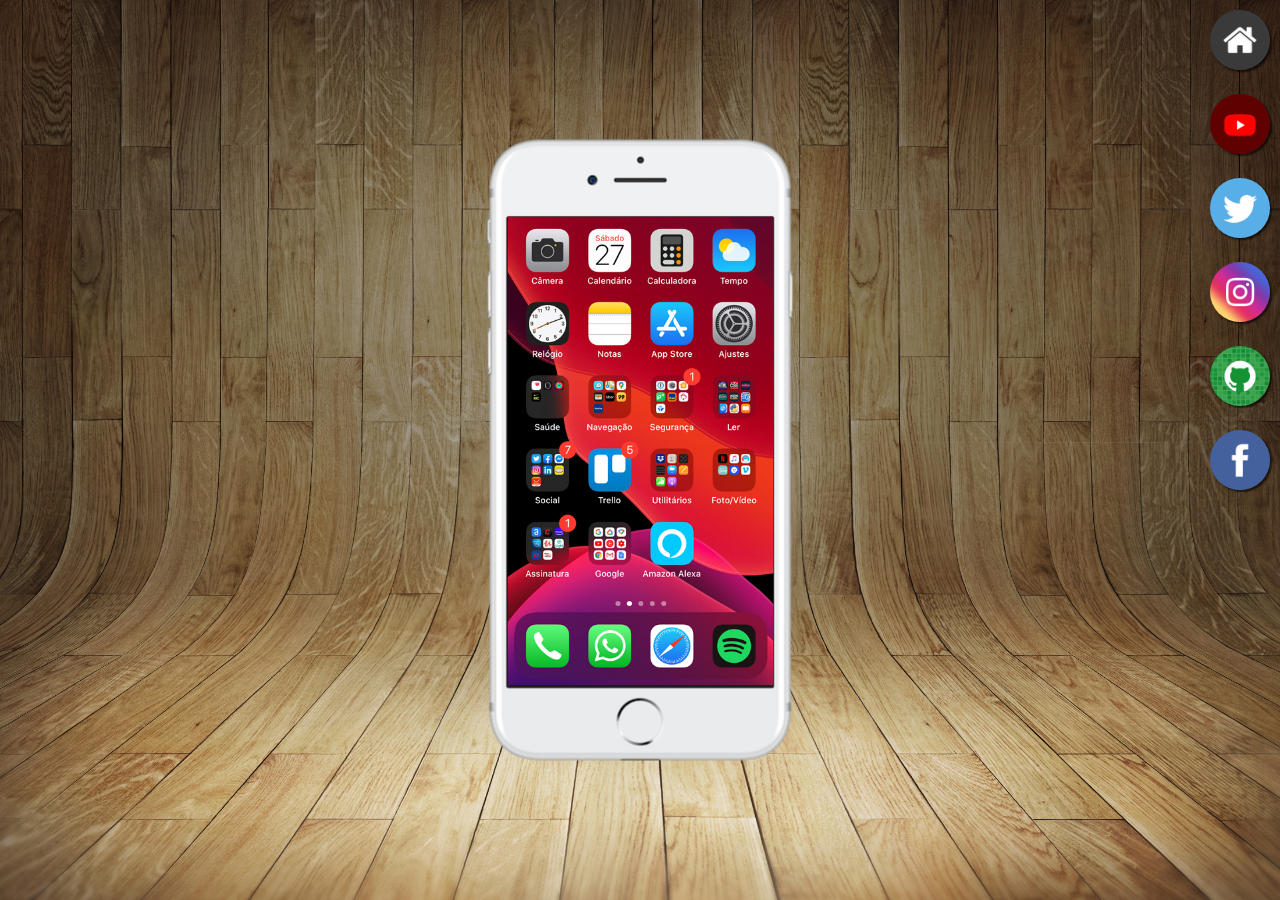
<file: index.html>
<!DOCTYPE html>
<html lang="pt-br">
<head>
    <meta charset="UTF-8">
    <meta name="viewport" content="width=device-width, initial-scale=1.0">
    <link rel="shortcut icon" href="favicon.ico" type="image/x-icon">
    <link rel="stylesheet" href="estilos/style.css">
    <title>Projeto Redes Sociais</title>
</head>
<body>
    <main>
        <section id="telefone">
            <iframe src="home.html" name="tela" frameborder="0" id="tela">
                Navegador não é compativel com isso
            </iframe>
            
        </section>
        <section id="redes-sociais">
            <a href="home.html" target="tela"><img src="imagens/logo-home.jpg" alt="Home"></a> <br>
            <a href="youtube.html" target="tela"><img src="imagens/logo-youtube.jpg" alt="YouTube"></a> <br>
            <a href="twitter.html" target="tela"><img src="imagens/logo-twitter.jpg" alt="Twitter"></a> <br>
            <a href="insta.html" target="tela"><img src="imagens/logo-instagram.jpg" alt="Instagram"></a> <br>
            <a href="git.html" target="tela"><img src="imagens/logo-github.jpg" alt="GitHub"></a> <br>
            <a href="face.html" target="tela"><img src="imagens/logo-facebook.jpg" alt="Facebook"></a> <br>
        </section>
    </main>
</body>
</html>
</file>
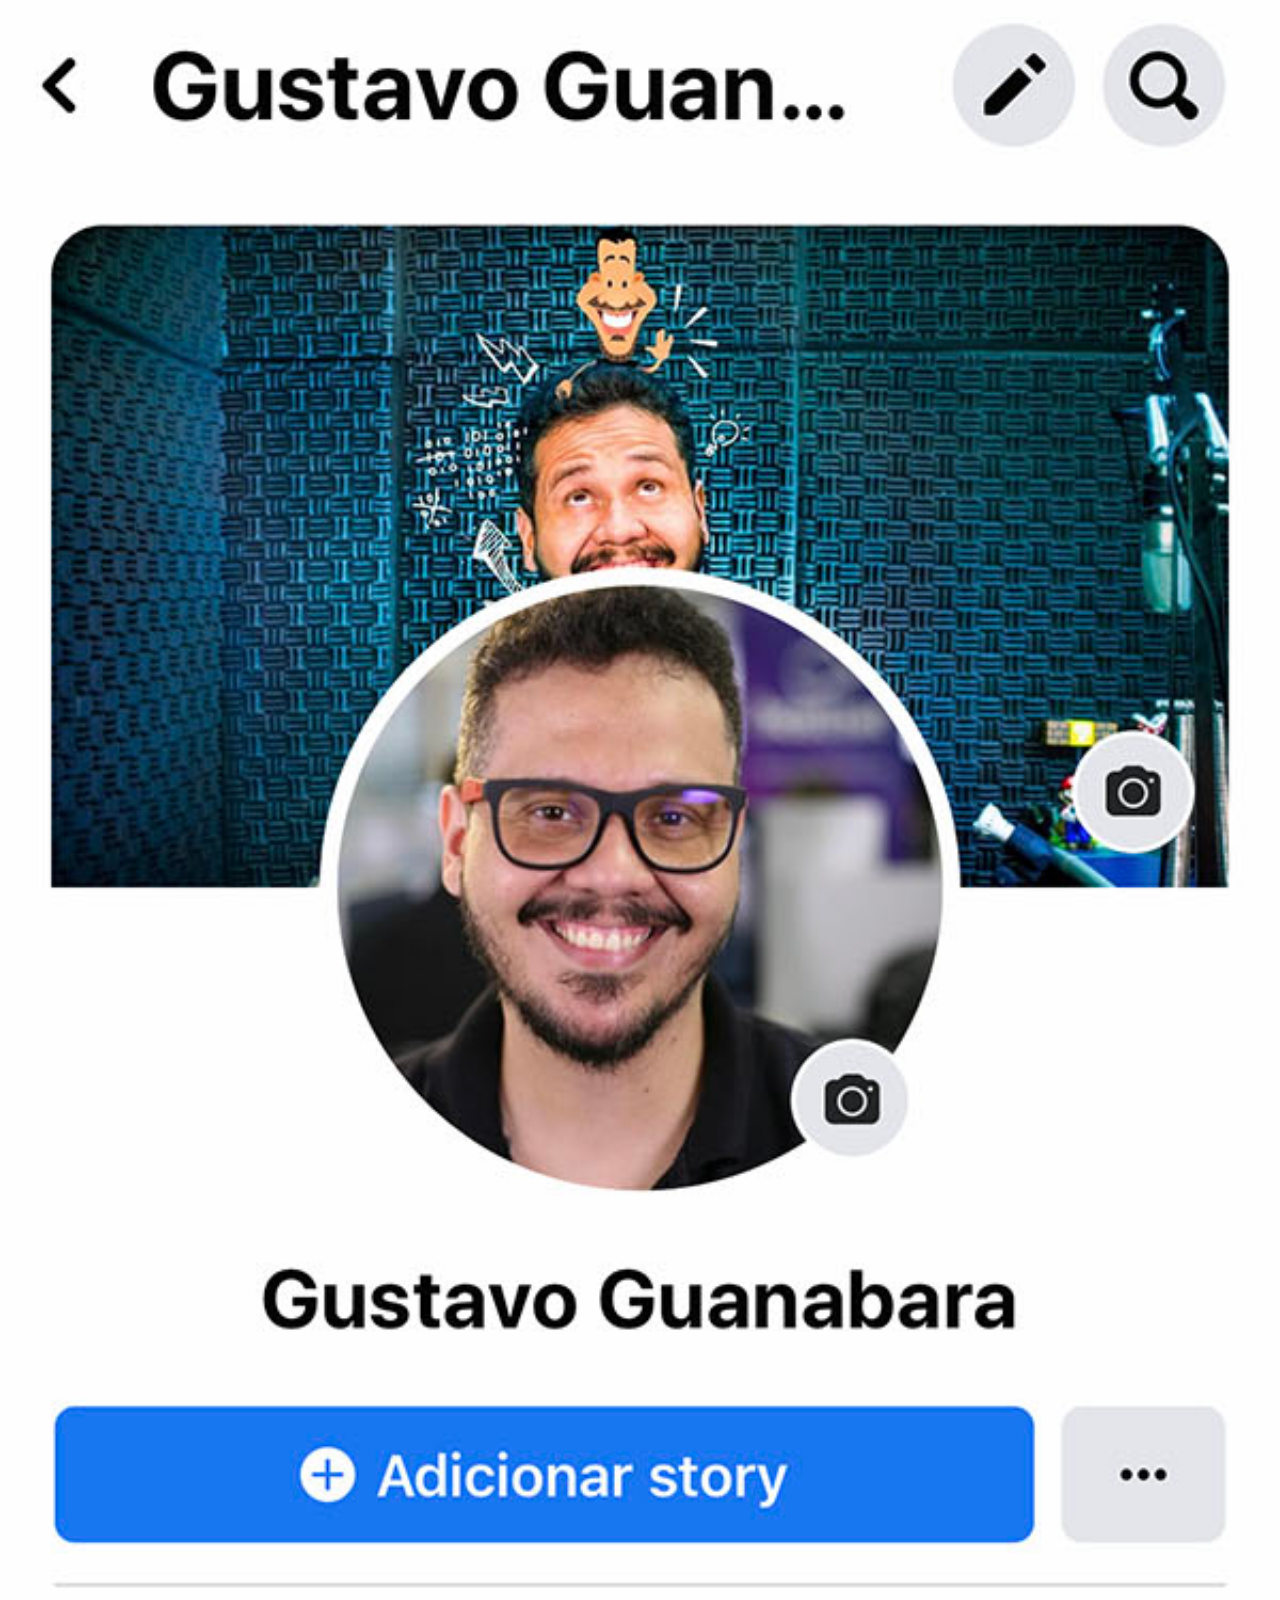
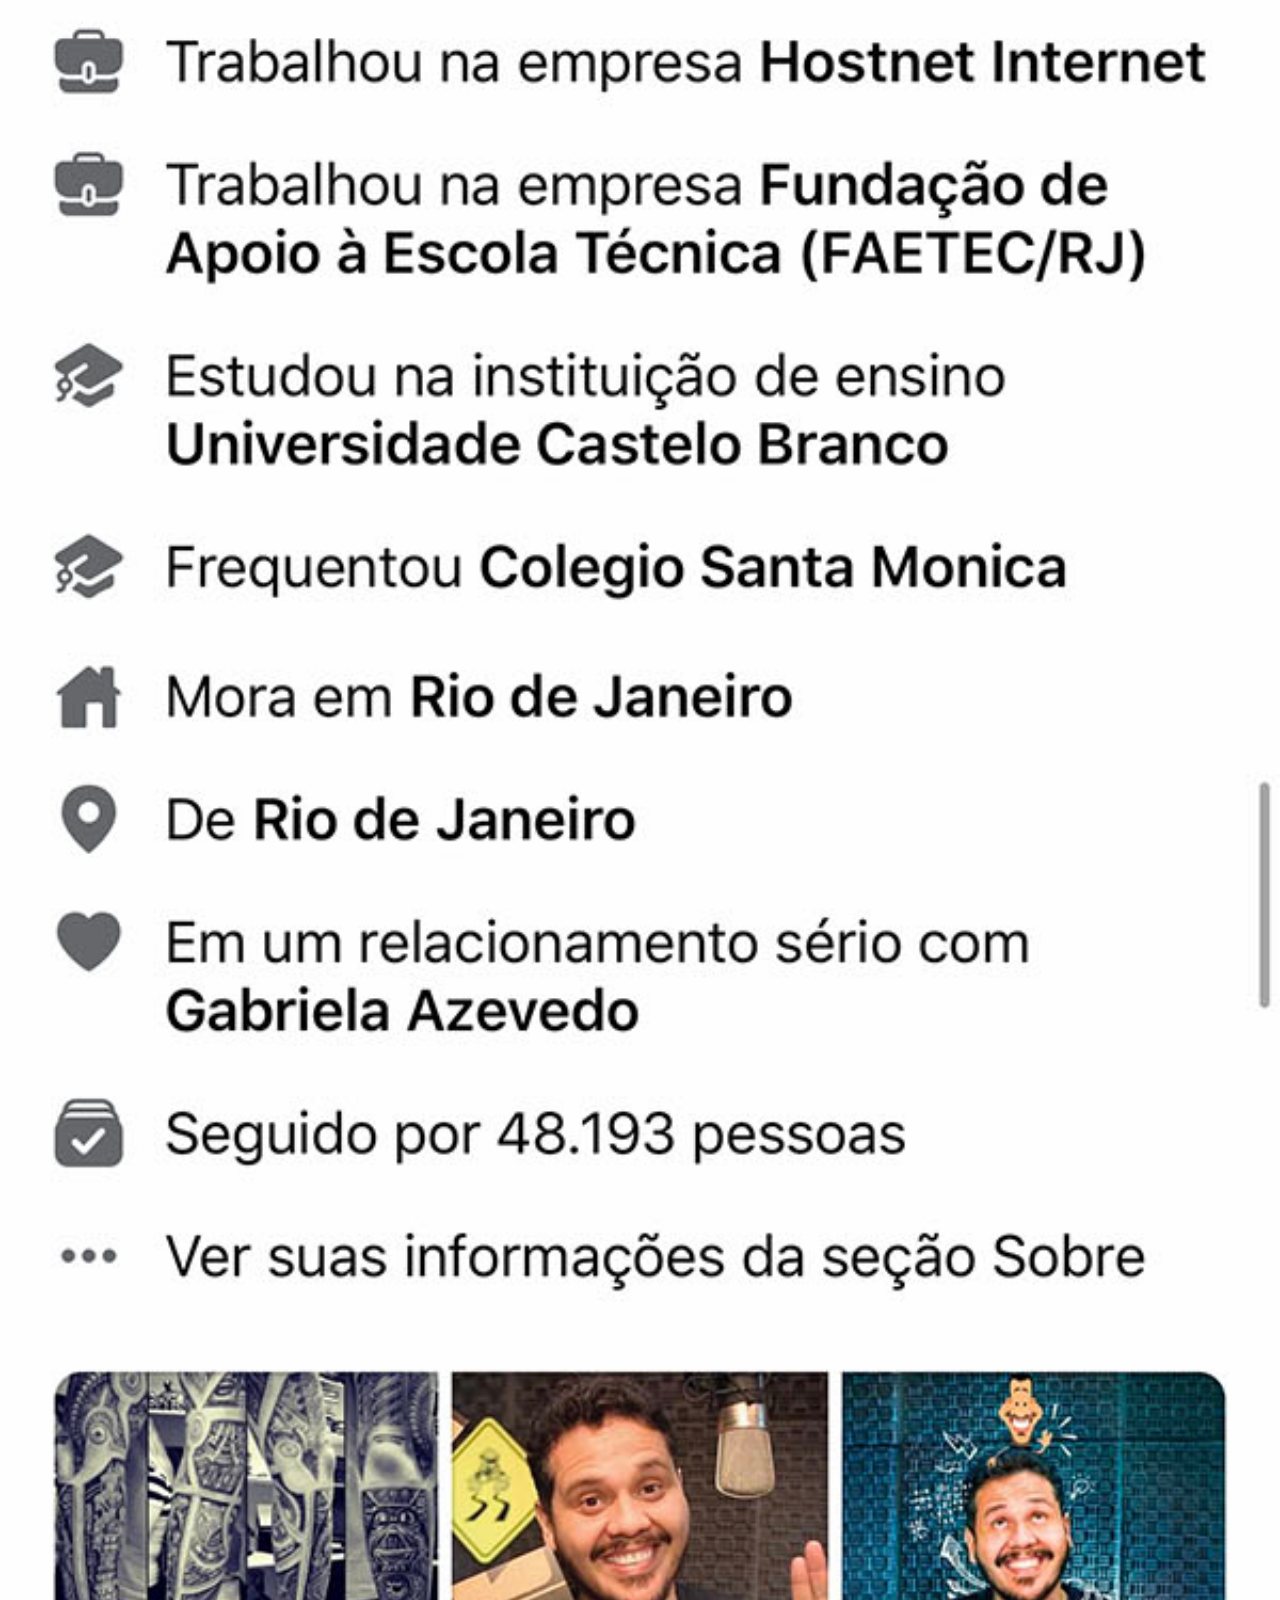
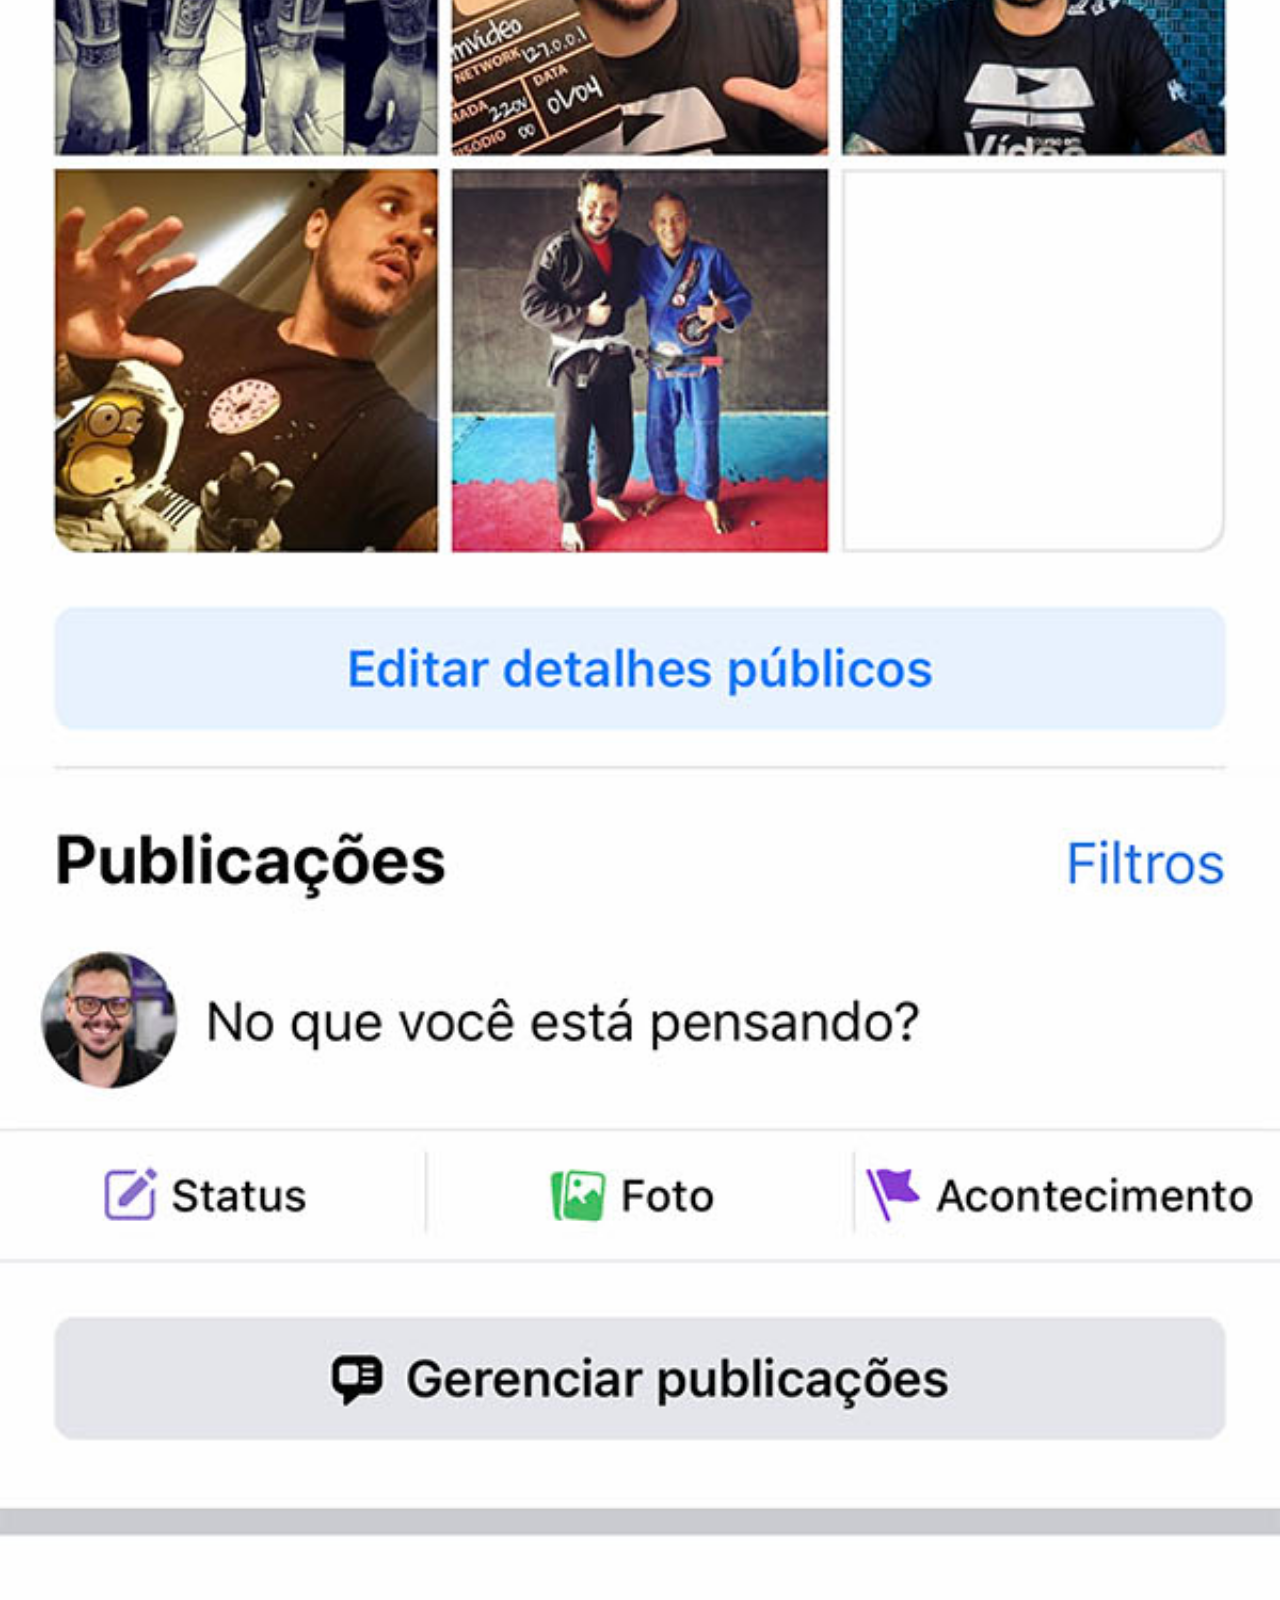
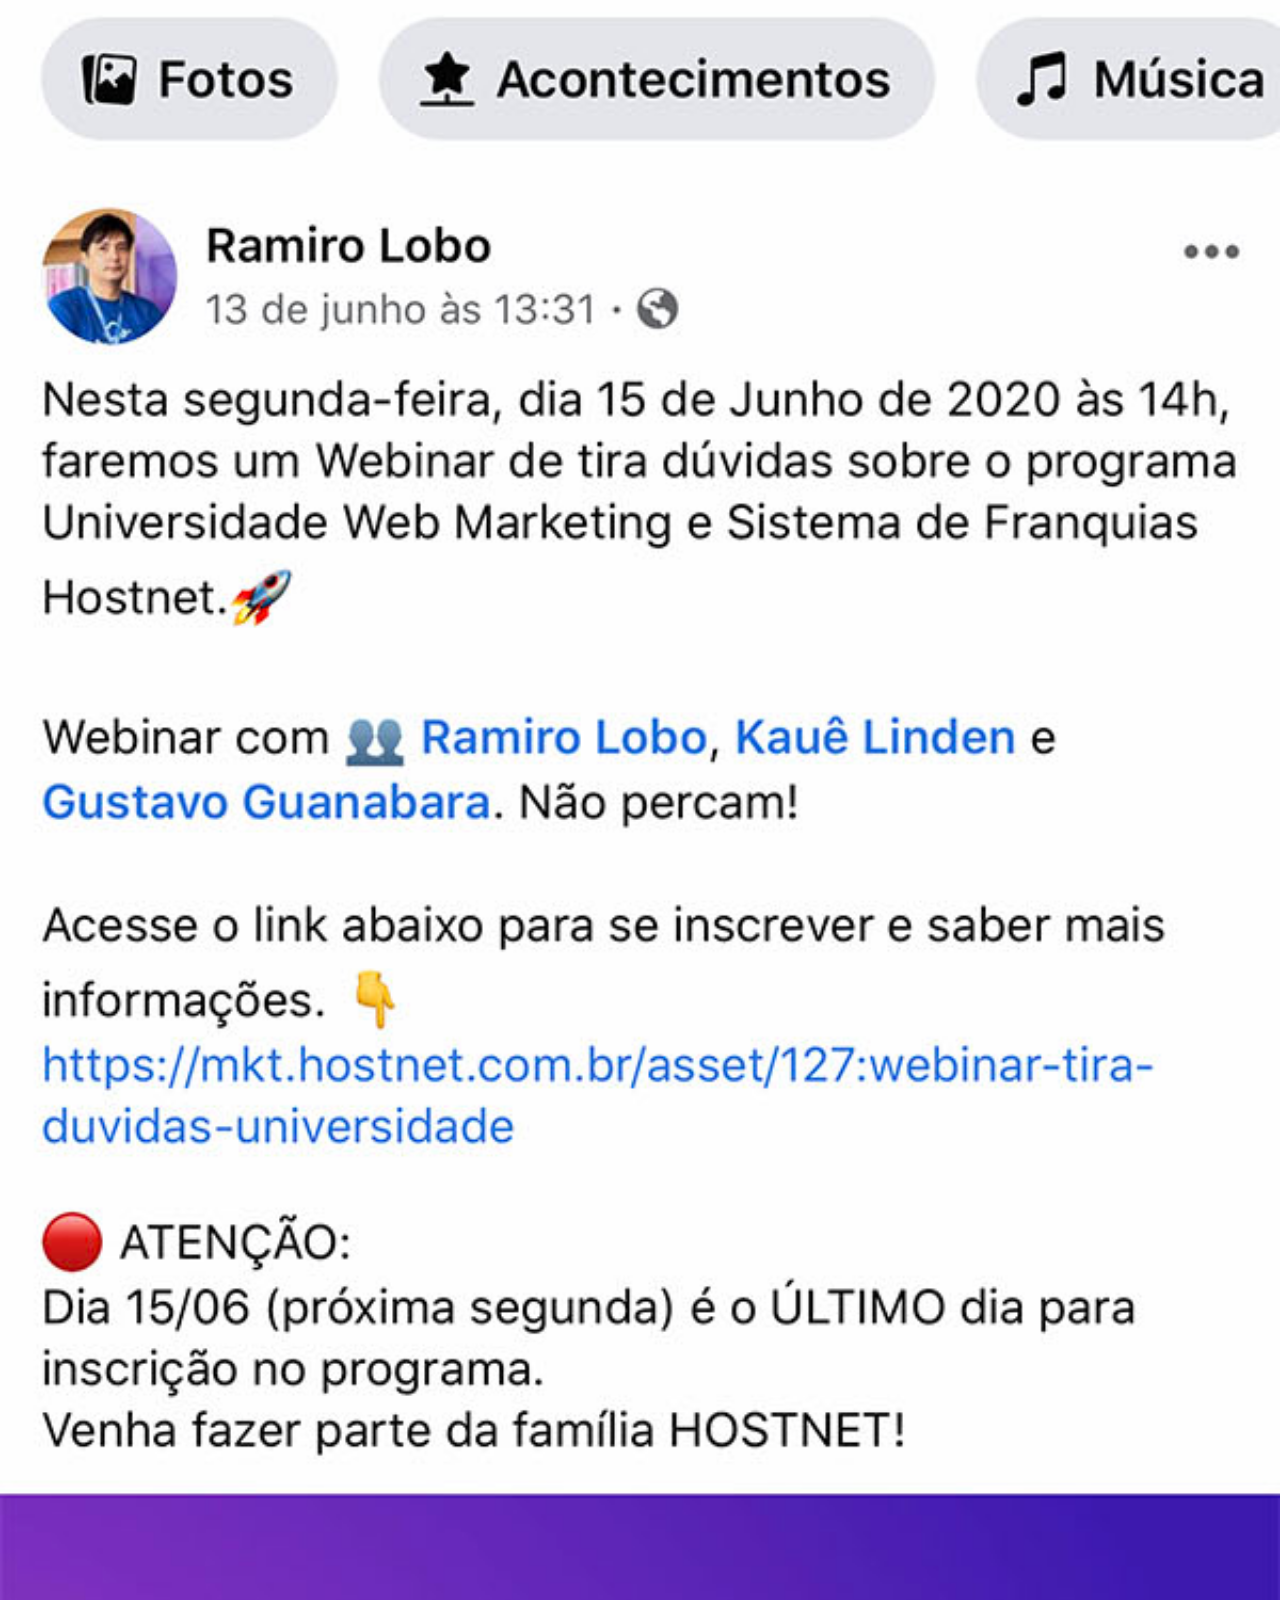
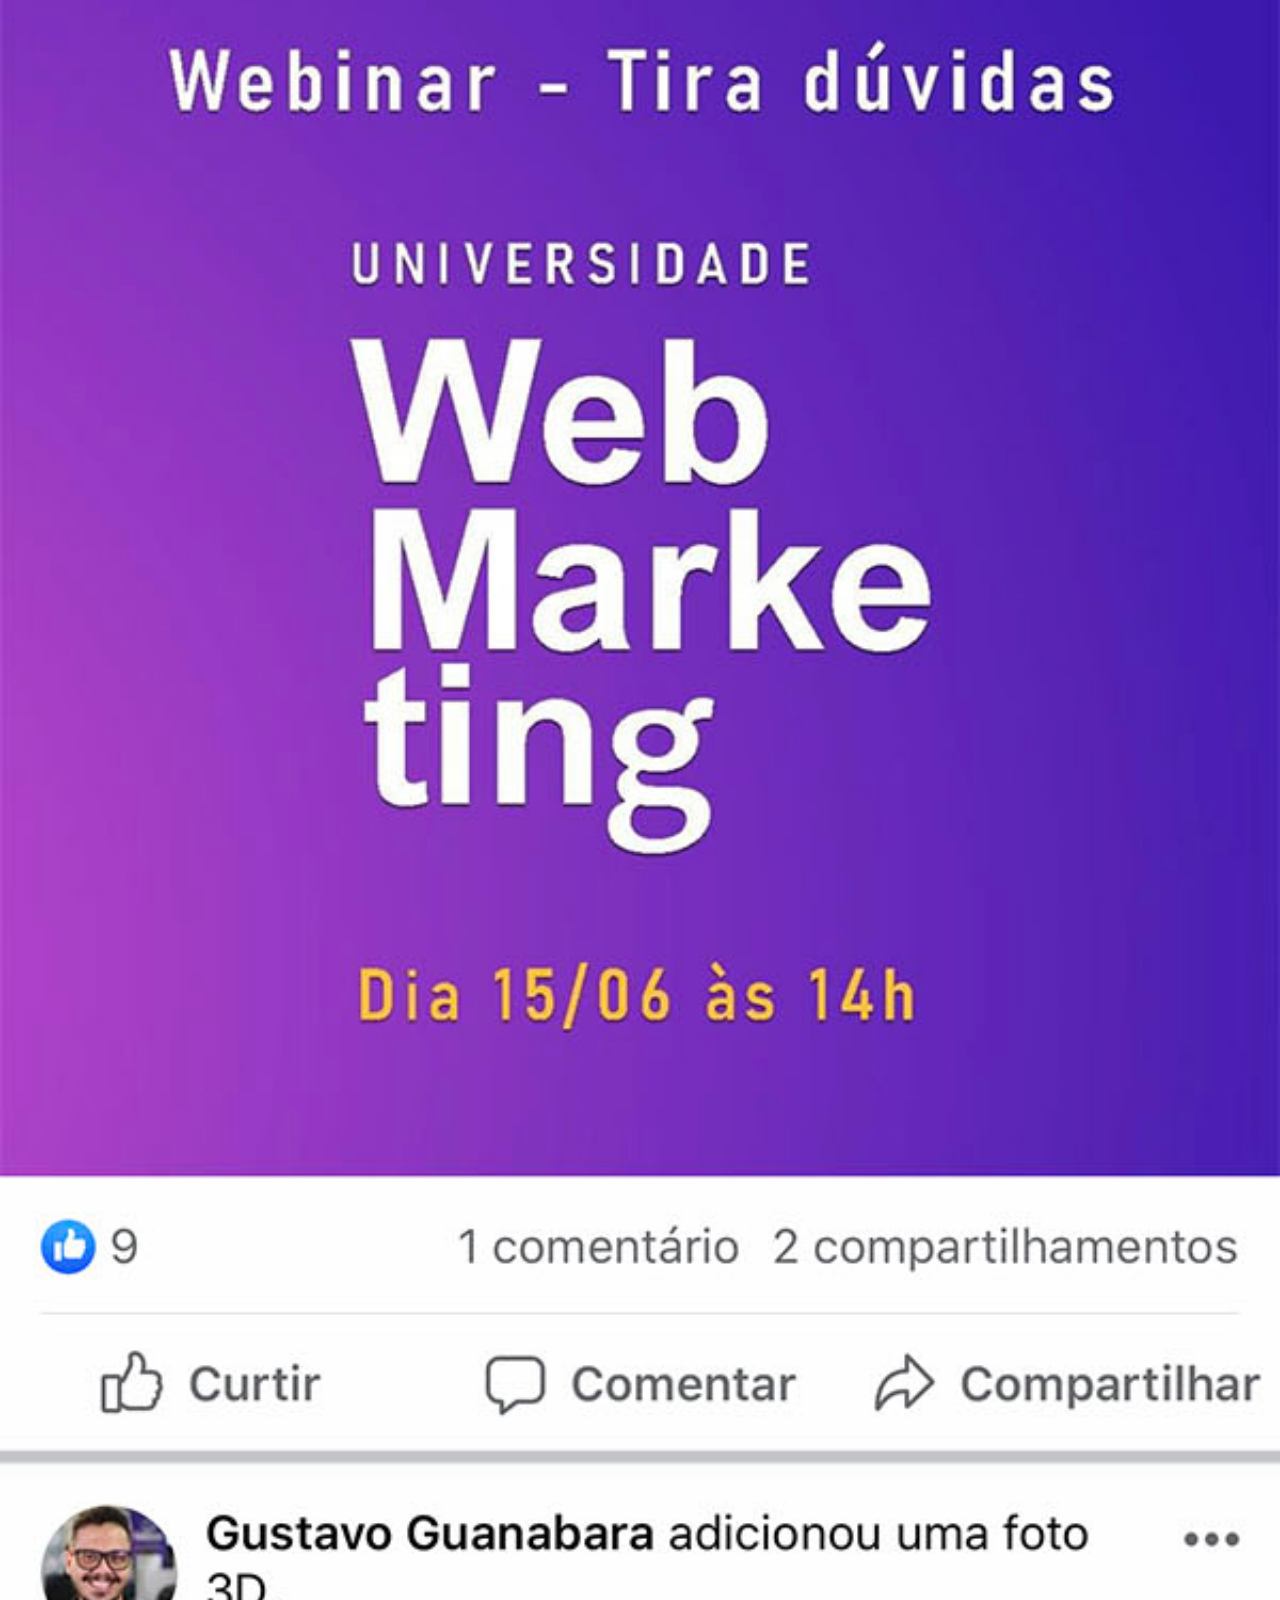
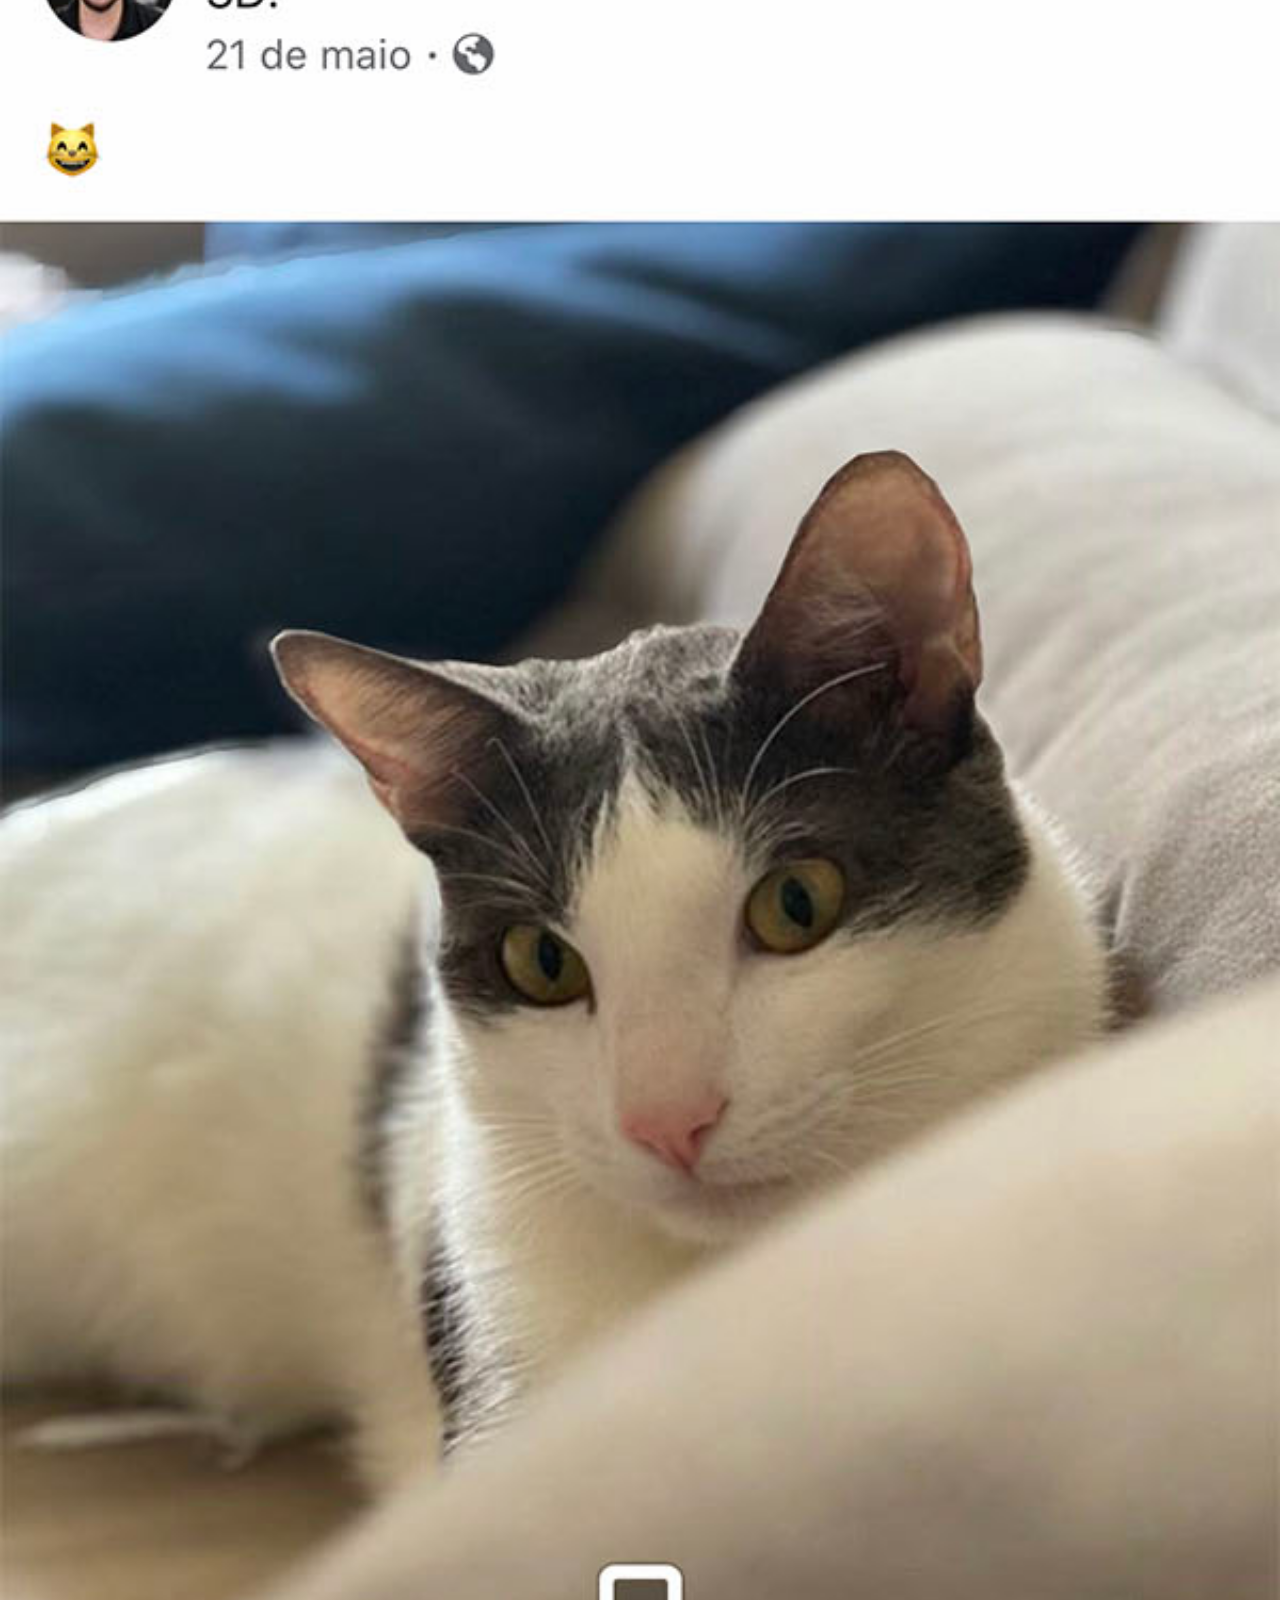
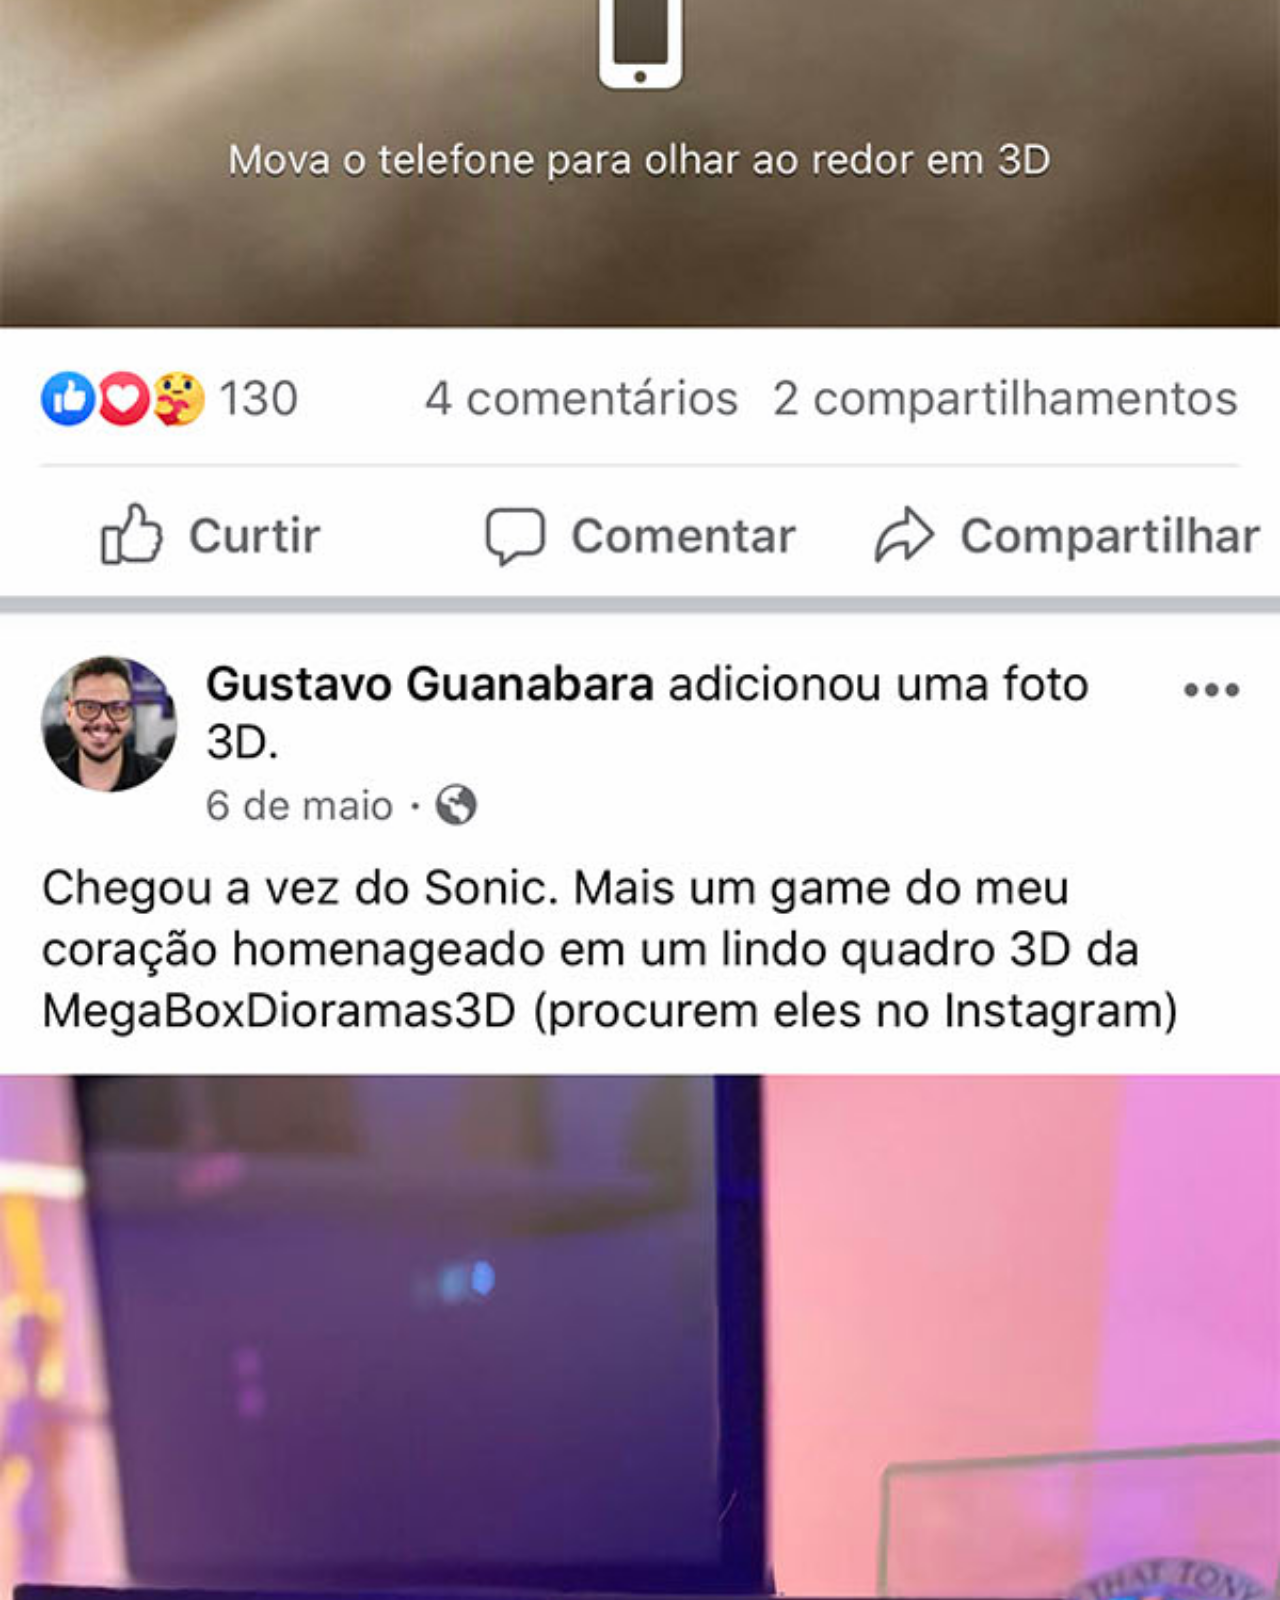
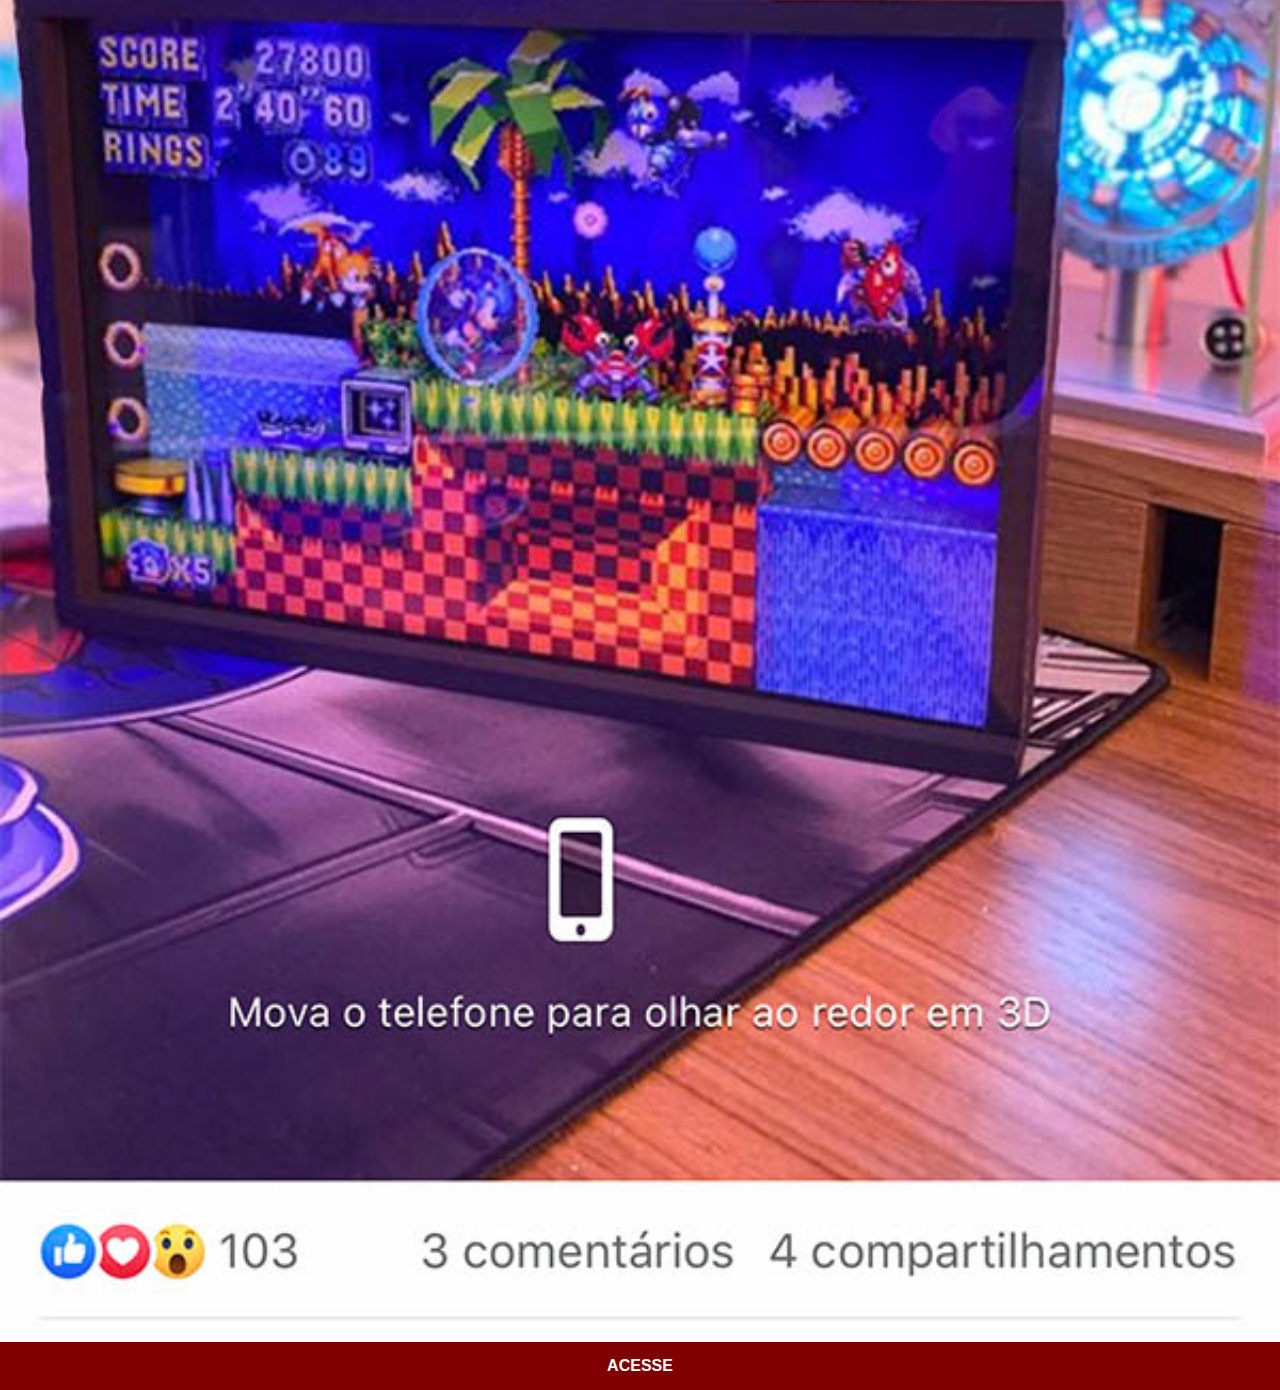
<file: face.html>
<!DOCTYPE html>
<html lang="pt-br">
<head>
    <meta charset="UTF-8">
    <meta name="viewport" content="width=device-width, initial-scale=1.0">
    <link rel="stylesheet" href="estilos/social.css">
    <title>YouTube</title>
</head>
<body>
    <img src="imagens/tela-facebook.jpg" alt="YouTube">
    <a href="https://www.youtube.com/@CursoemVideo/playlists" target="_blank">ACESSE</a>
</body>
</html>
</file>
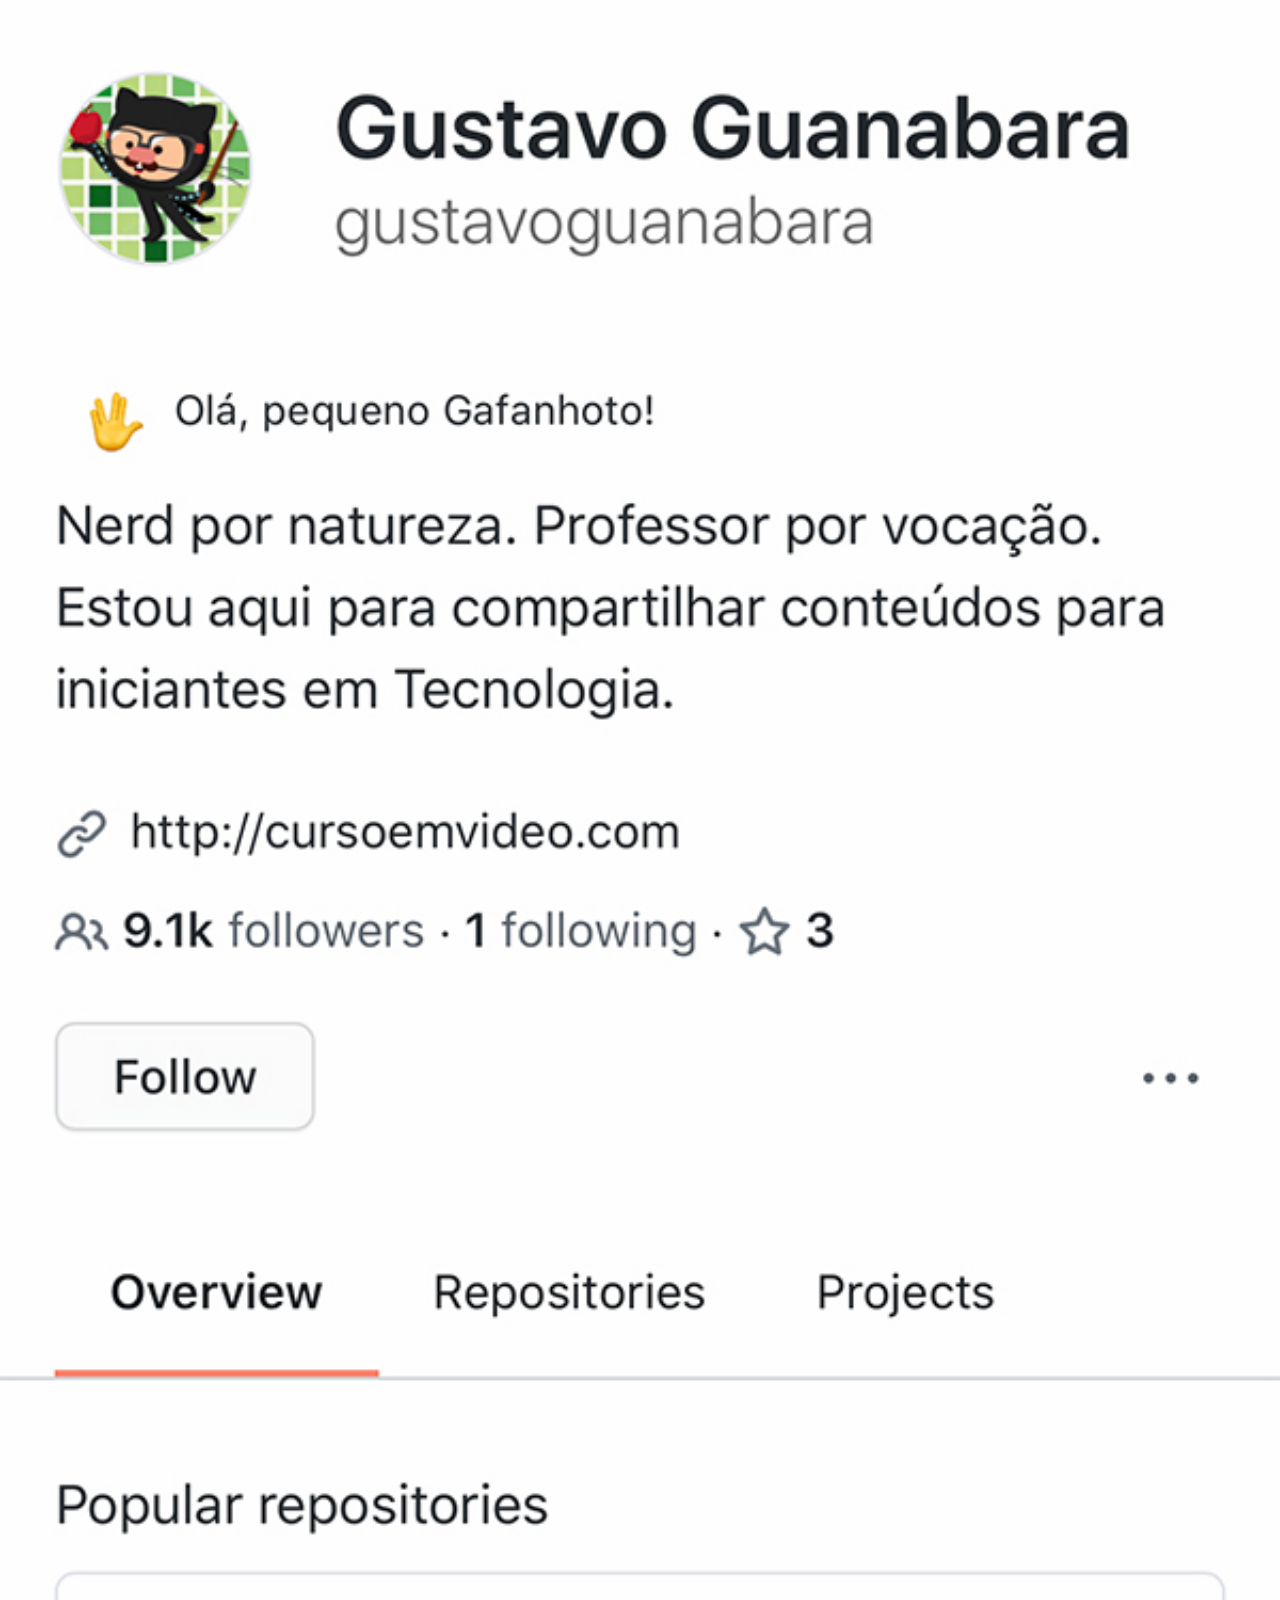
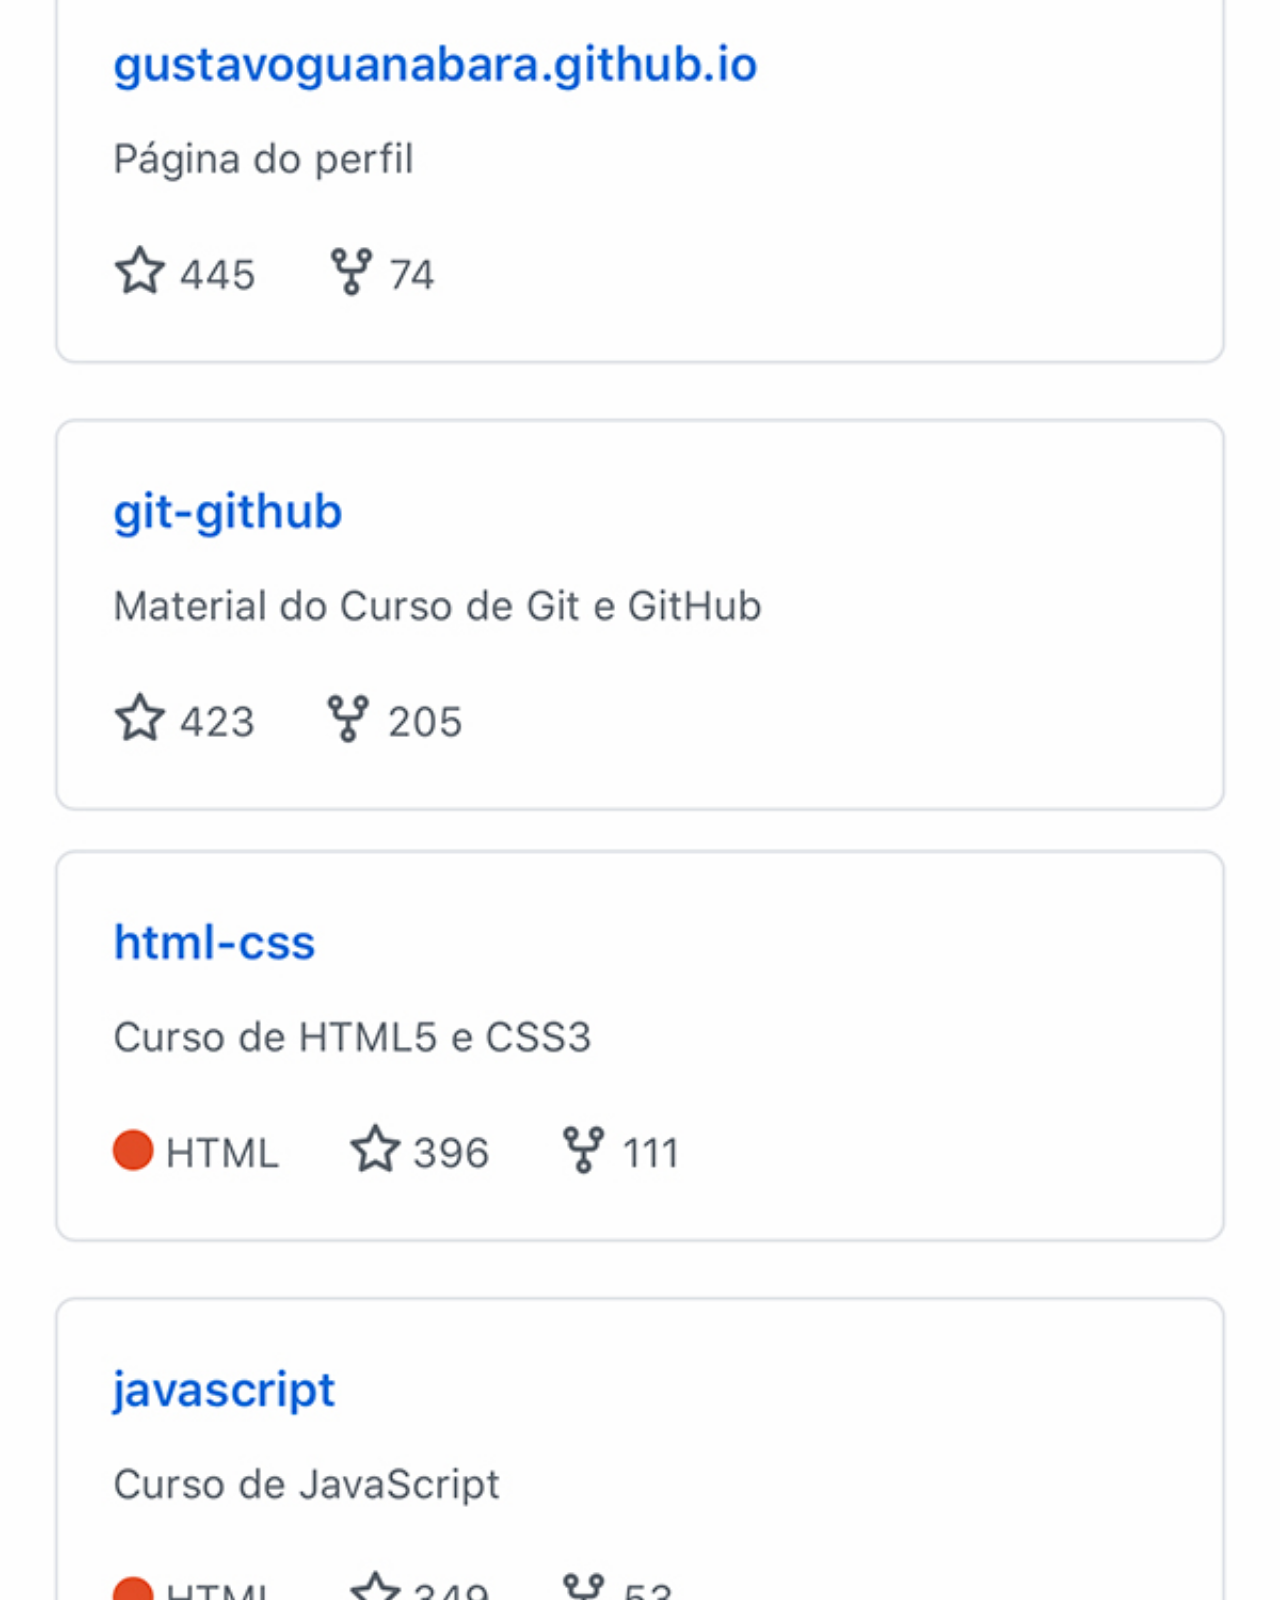
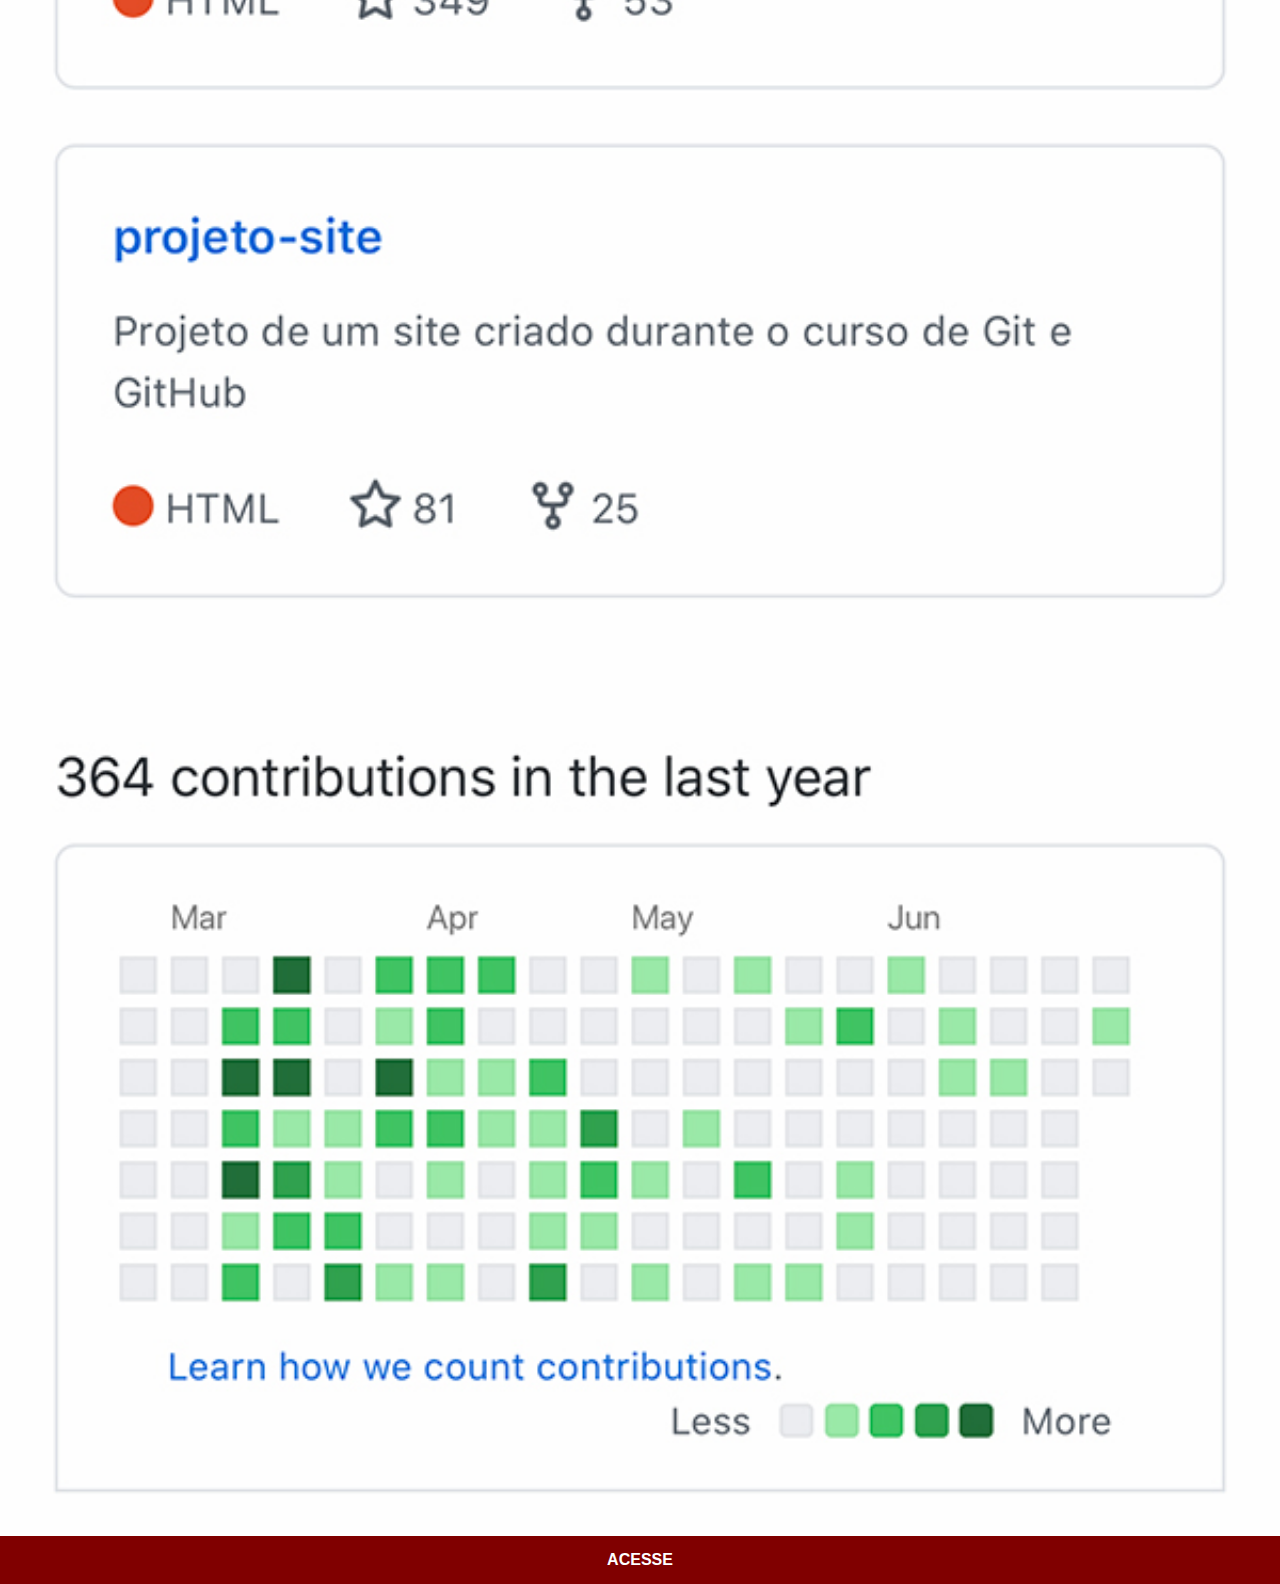
<file: git.html>
<!DOCTYPE html>
<html lang="pt-br">
<head>
    <meta charset="UTF-8">
    <meta name="viewport" content="width=device-width, initial-scale=1.0">
    <link rel="stylesheet" href="estilos/social.css">
    <title>YouTube</title>
</head>
<body>
    <img src="imagens/tela-github.jpg" alt="YouTube">
    <a href="https://www.youtube.com/@CursoemVideo/playlists" target="_blank">ACESSE</a>
</body>
</html>
</file>
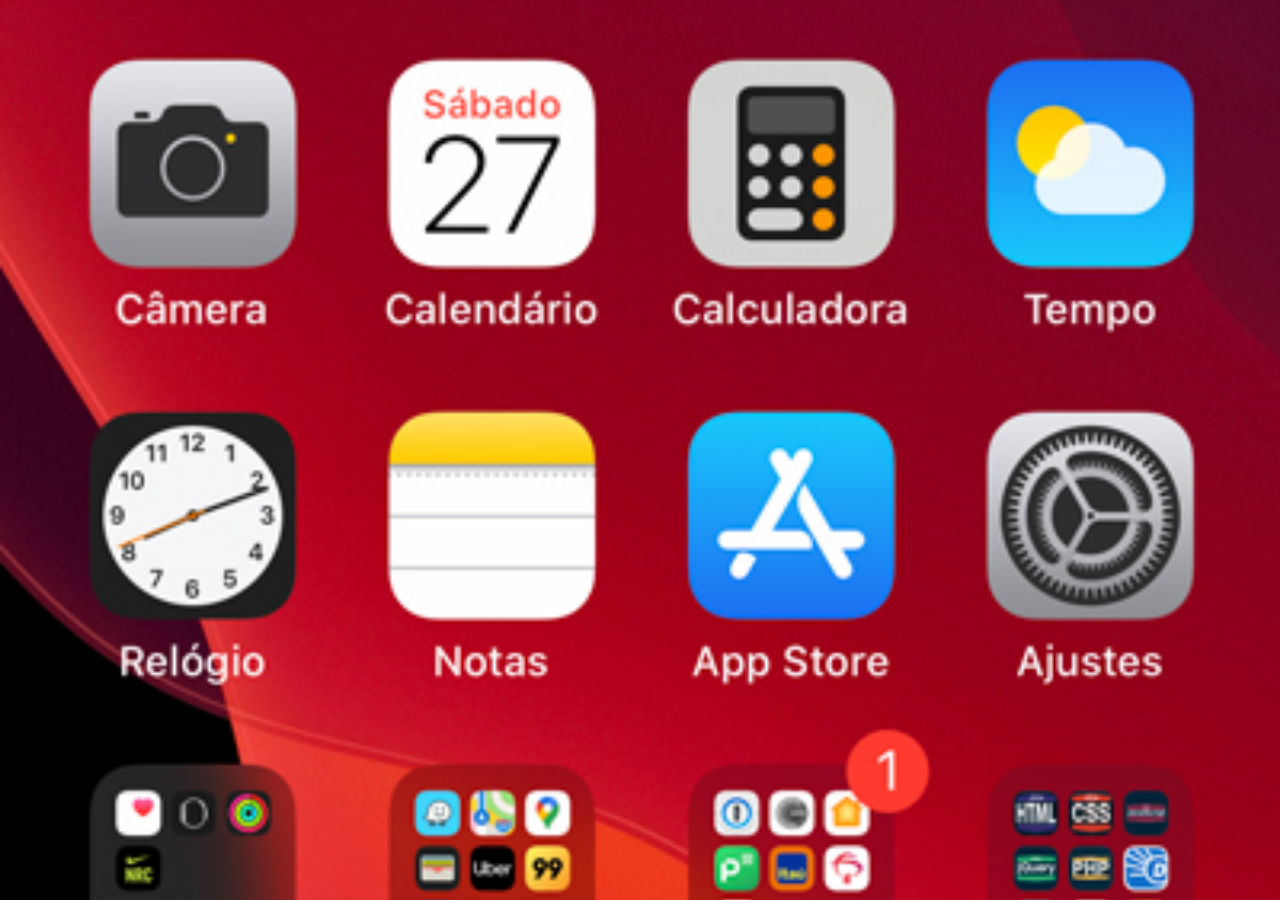
<file: home.html>
<!DOCTYPE html>
<html lang="pt-br">
<head>
    <meta charset="UTF-8">
    <meta name="viewport" content="width=device-width, initial-scale=1.0">
    <title>Home</title>
</head>
<body>
    <style>
        * {
            margin: 0px;
            padding: 0px;
        }

        body {
            width: 100vw;
            height: 100vh;
            background: black url('imagens/tela-home.jpg') no-repeat top center;
            background-size: cover;
        }
    </style>
</body>
</html>
</file>
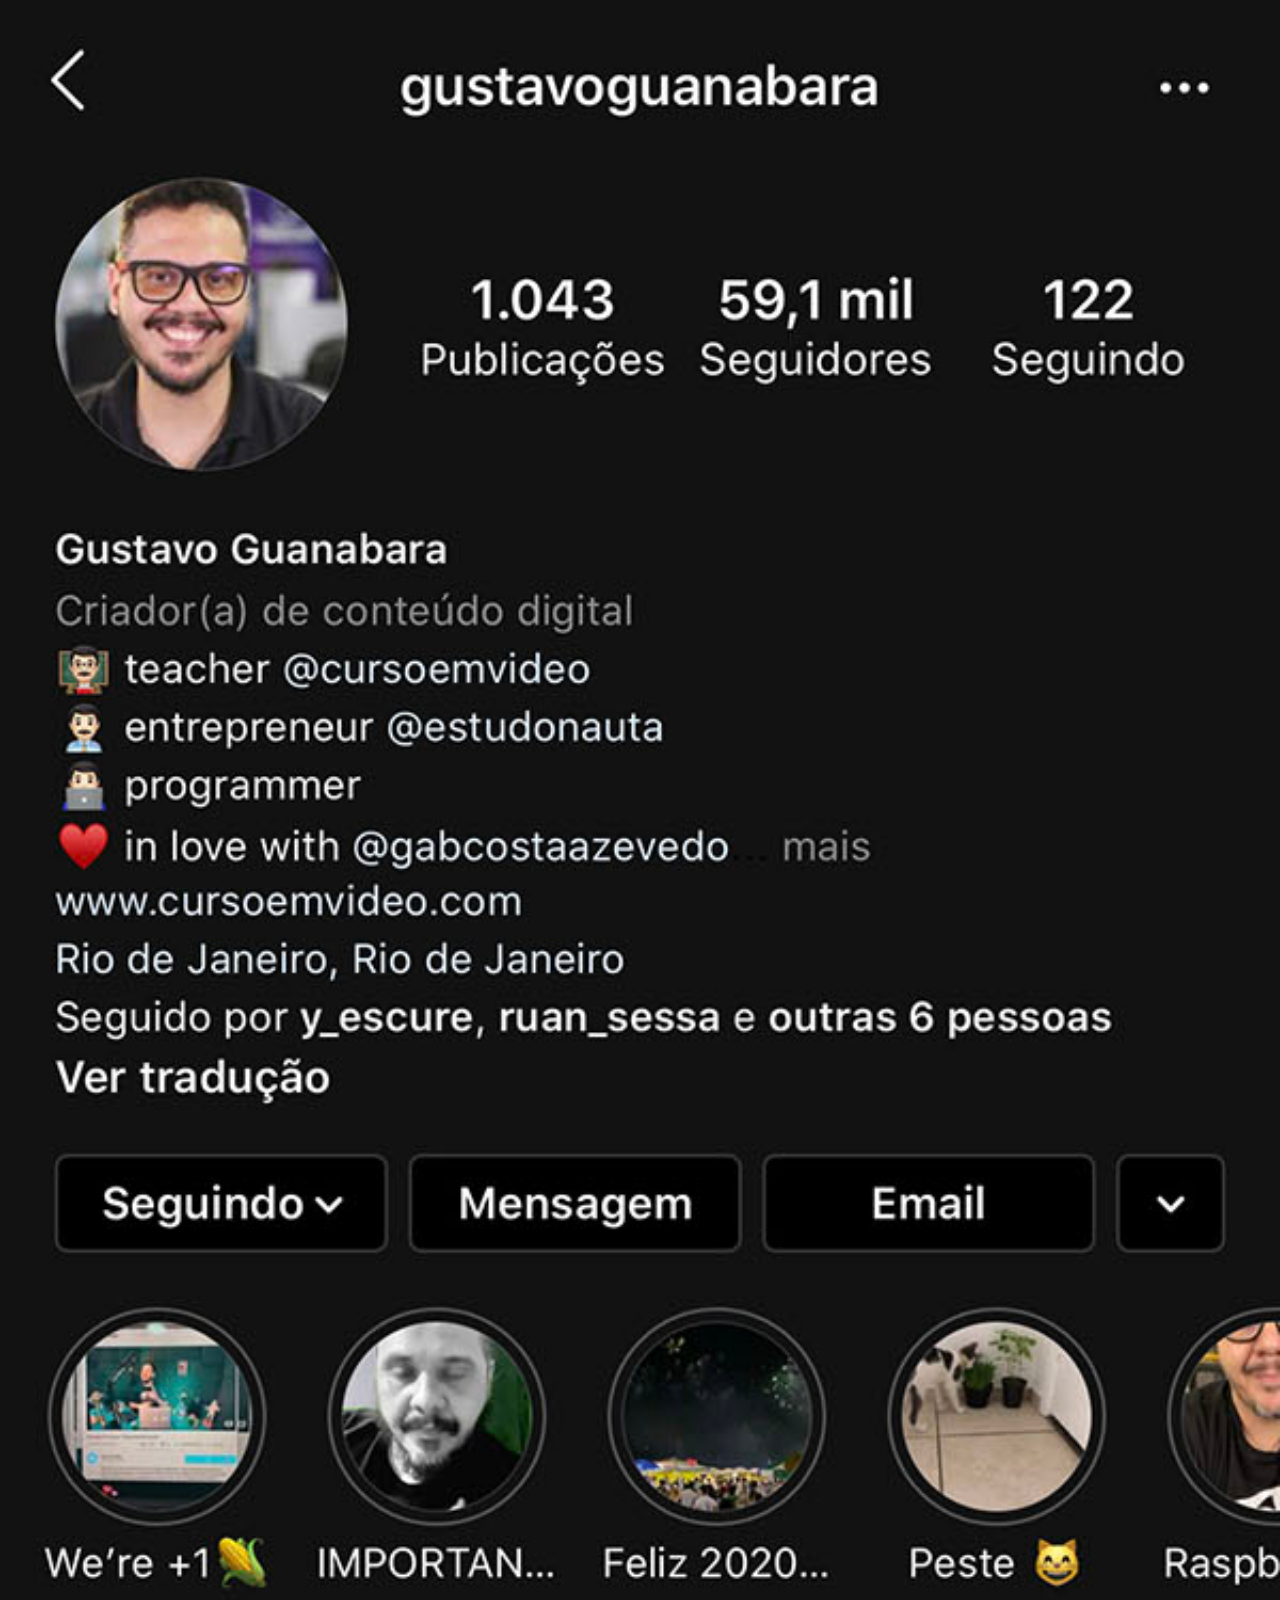
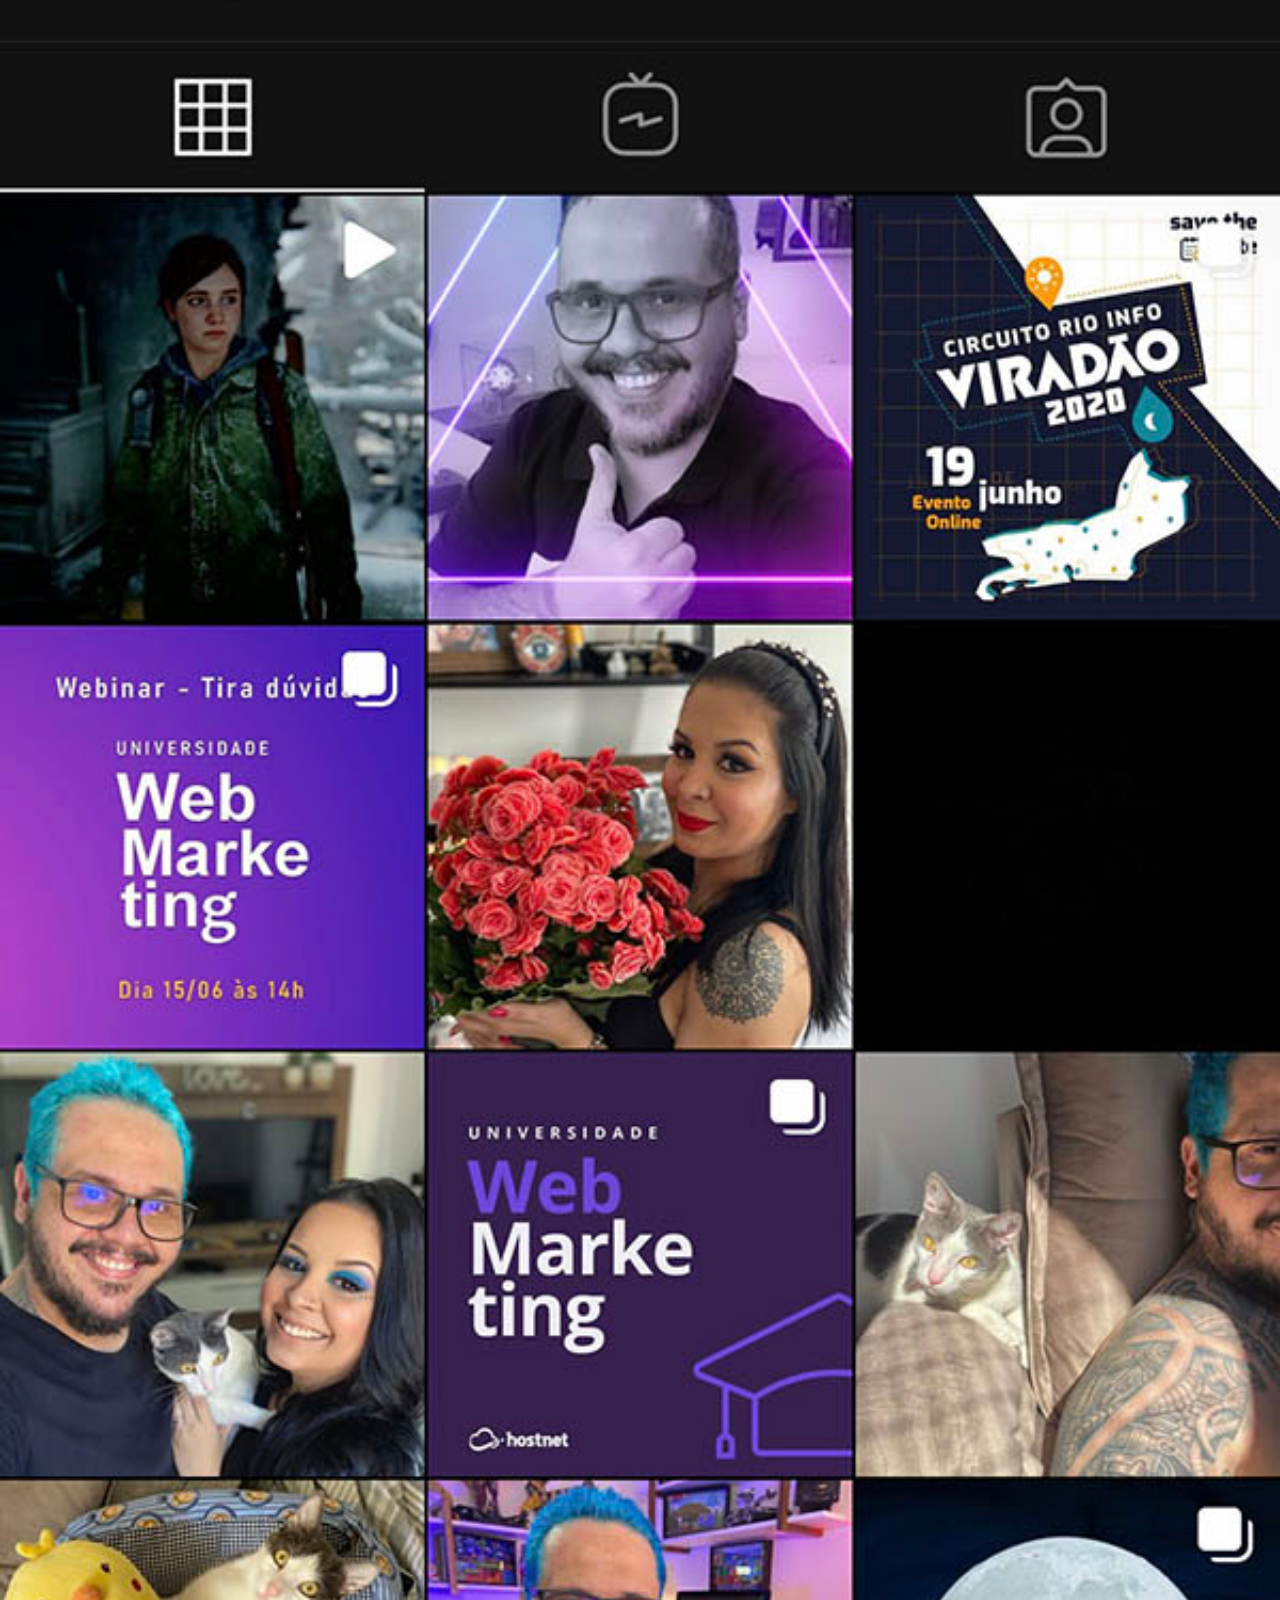
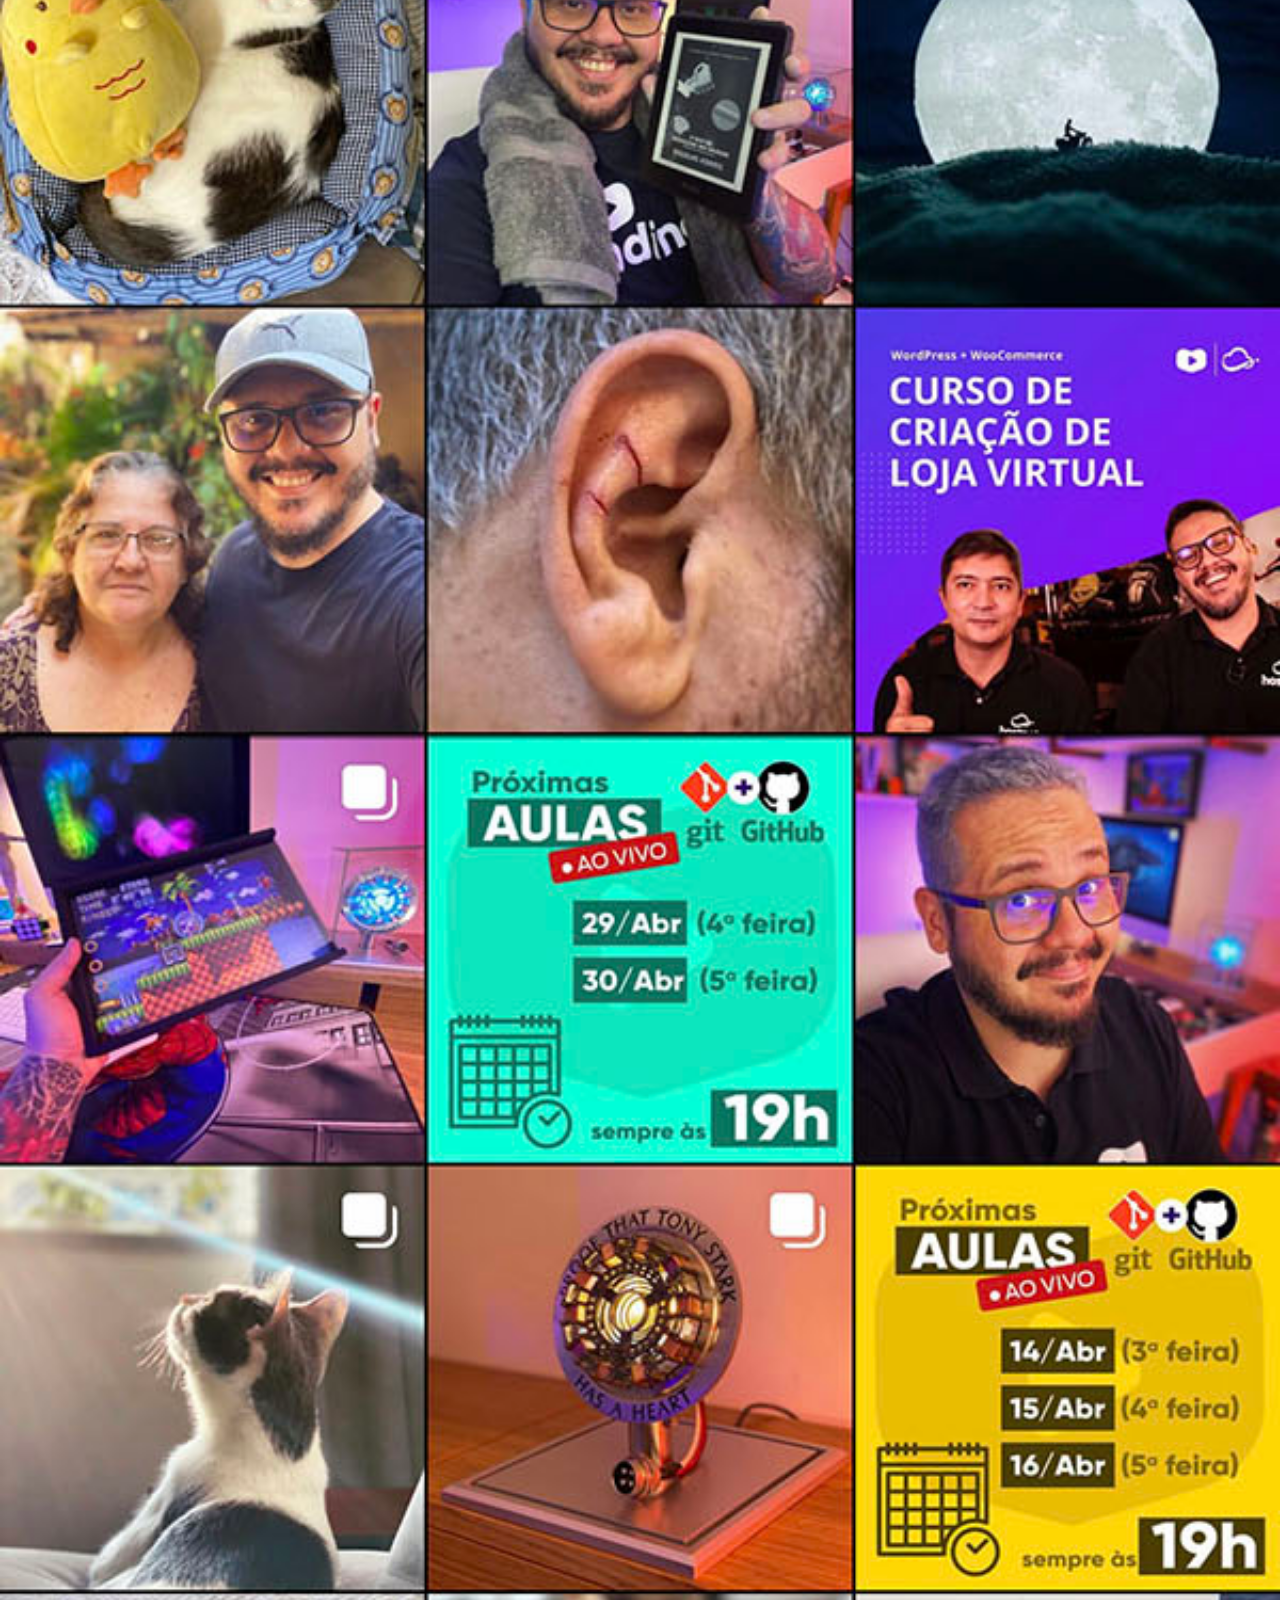
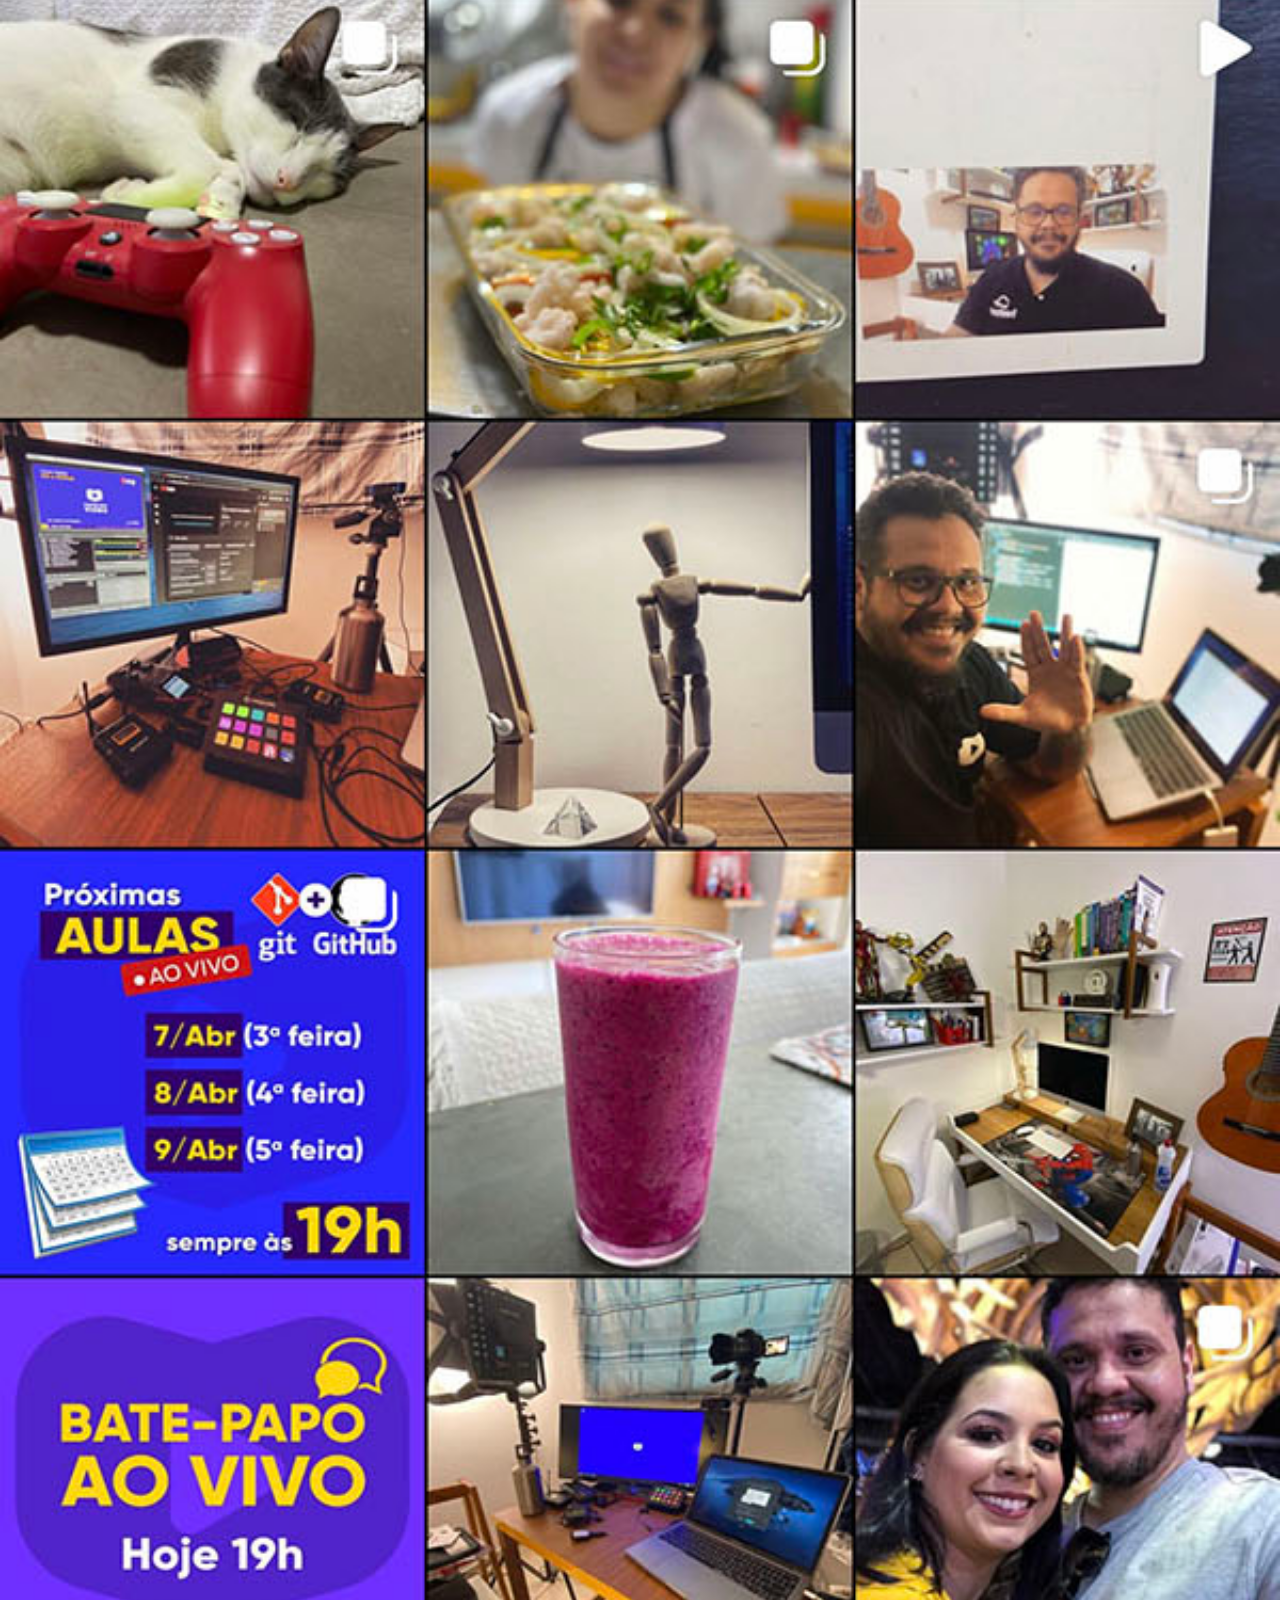
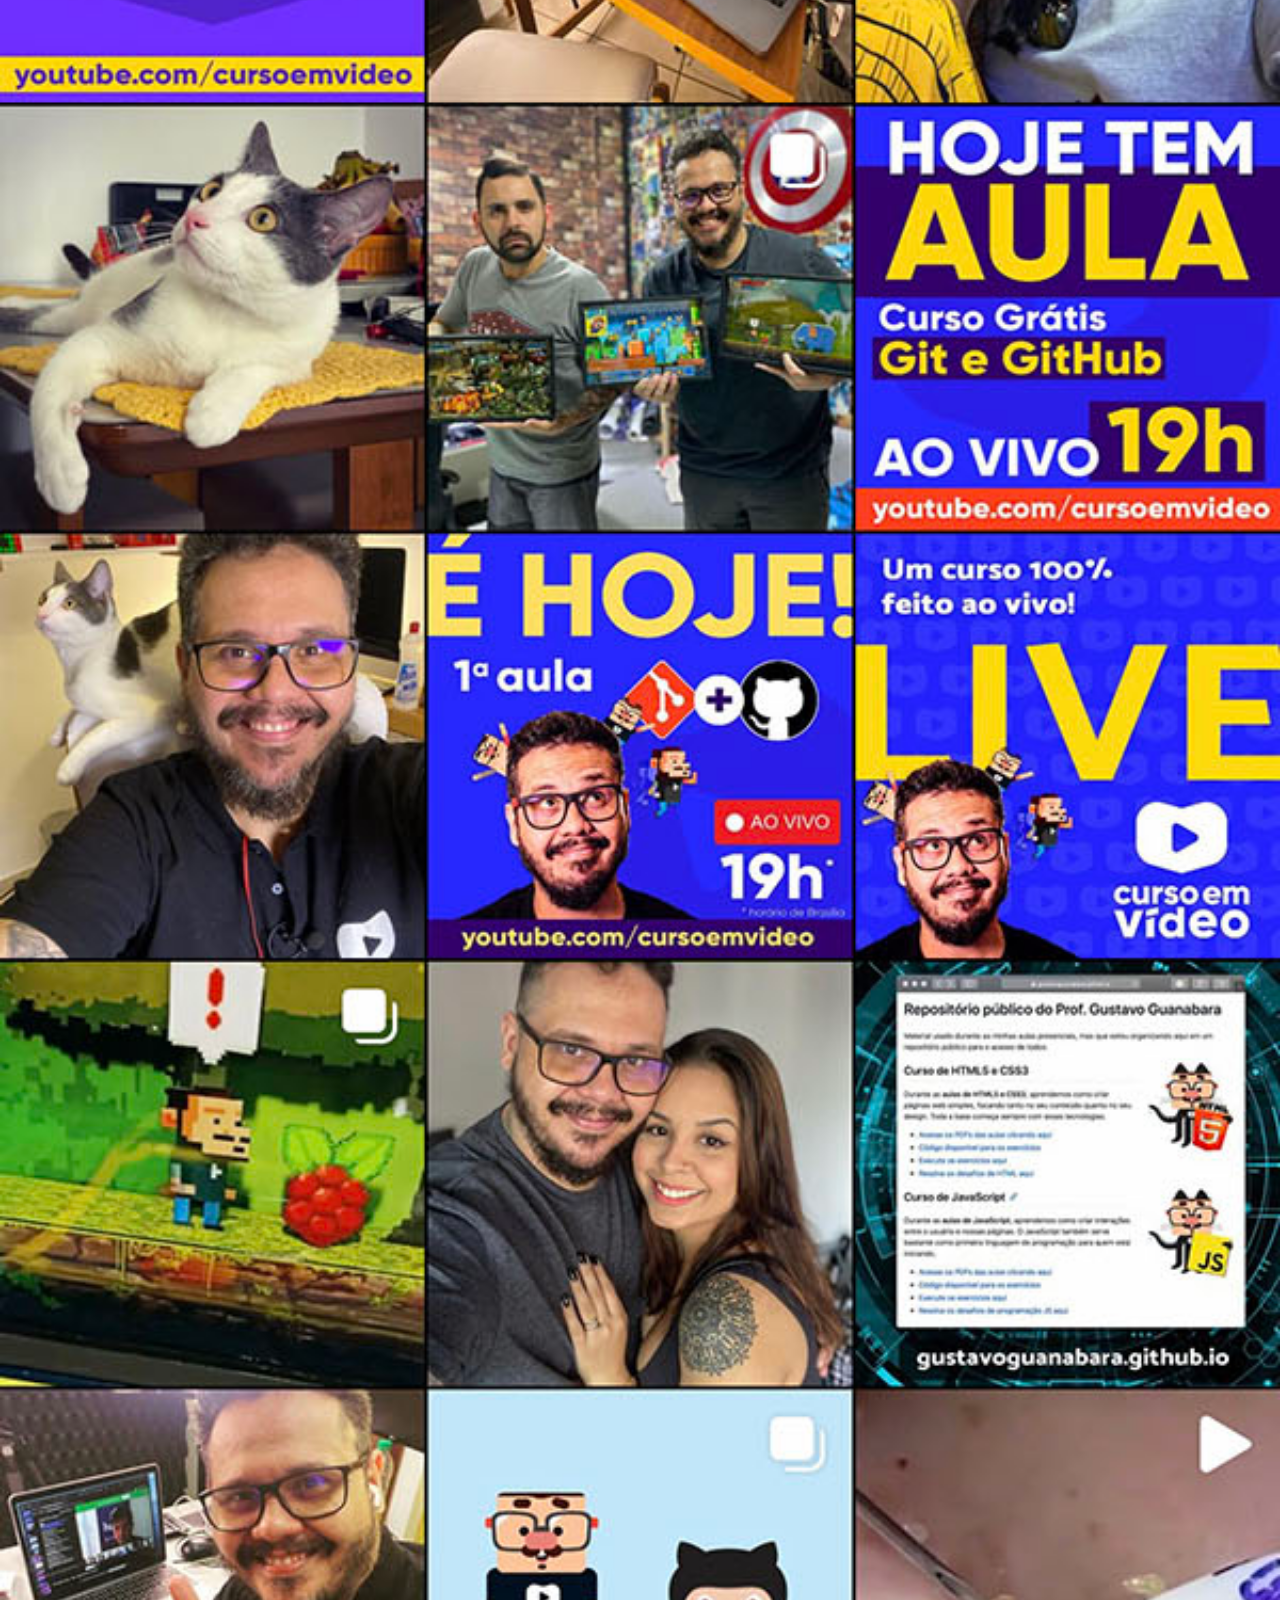
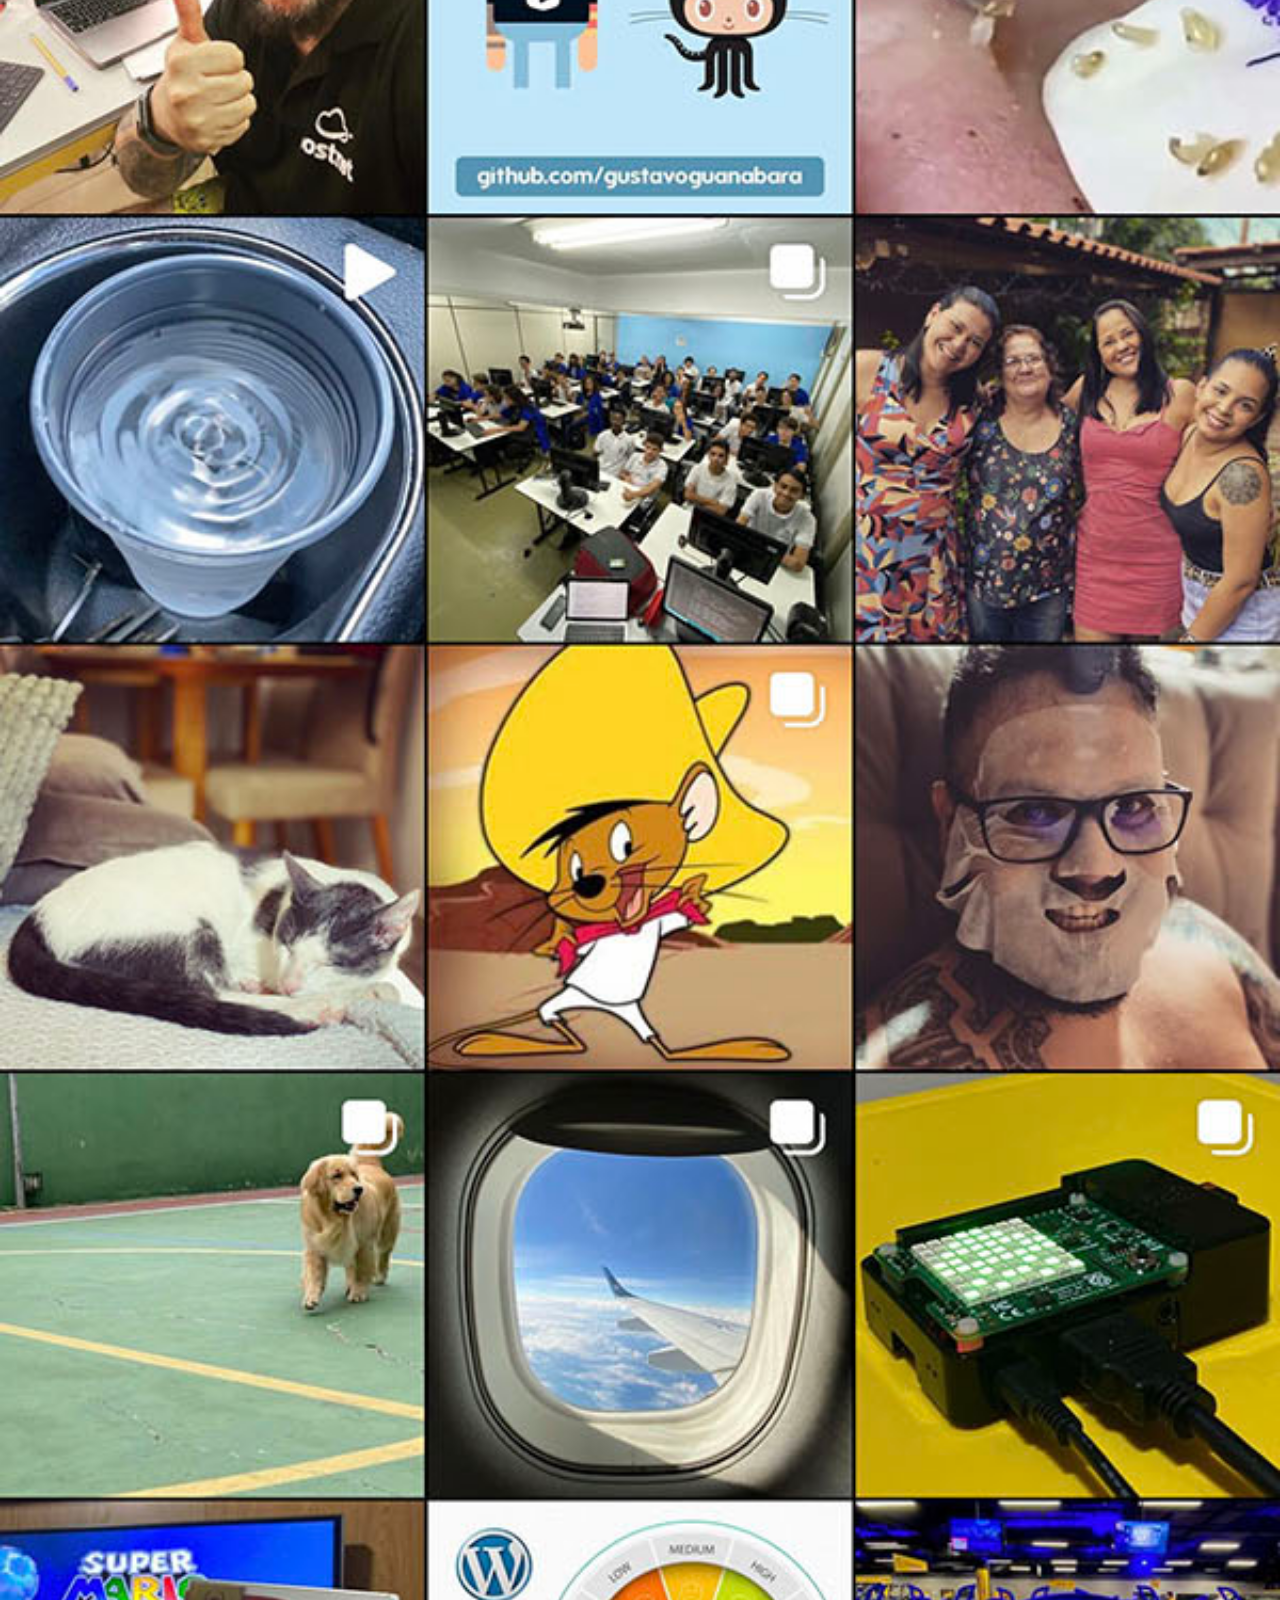
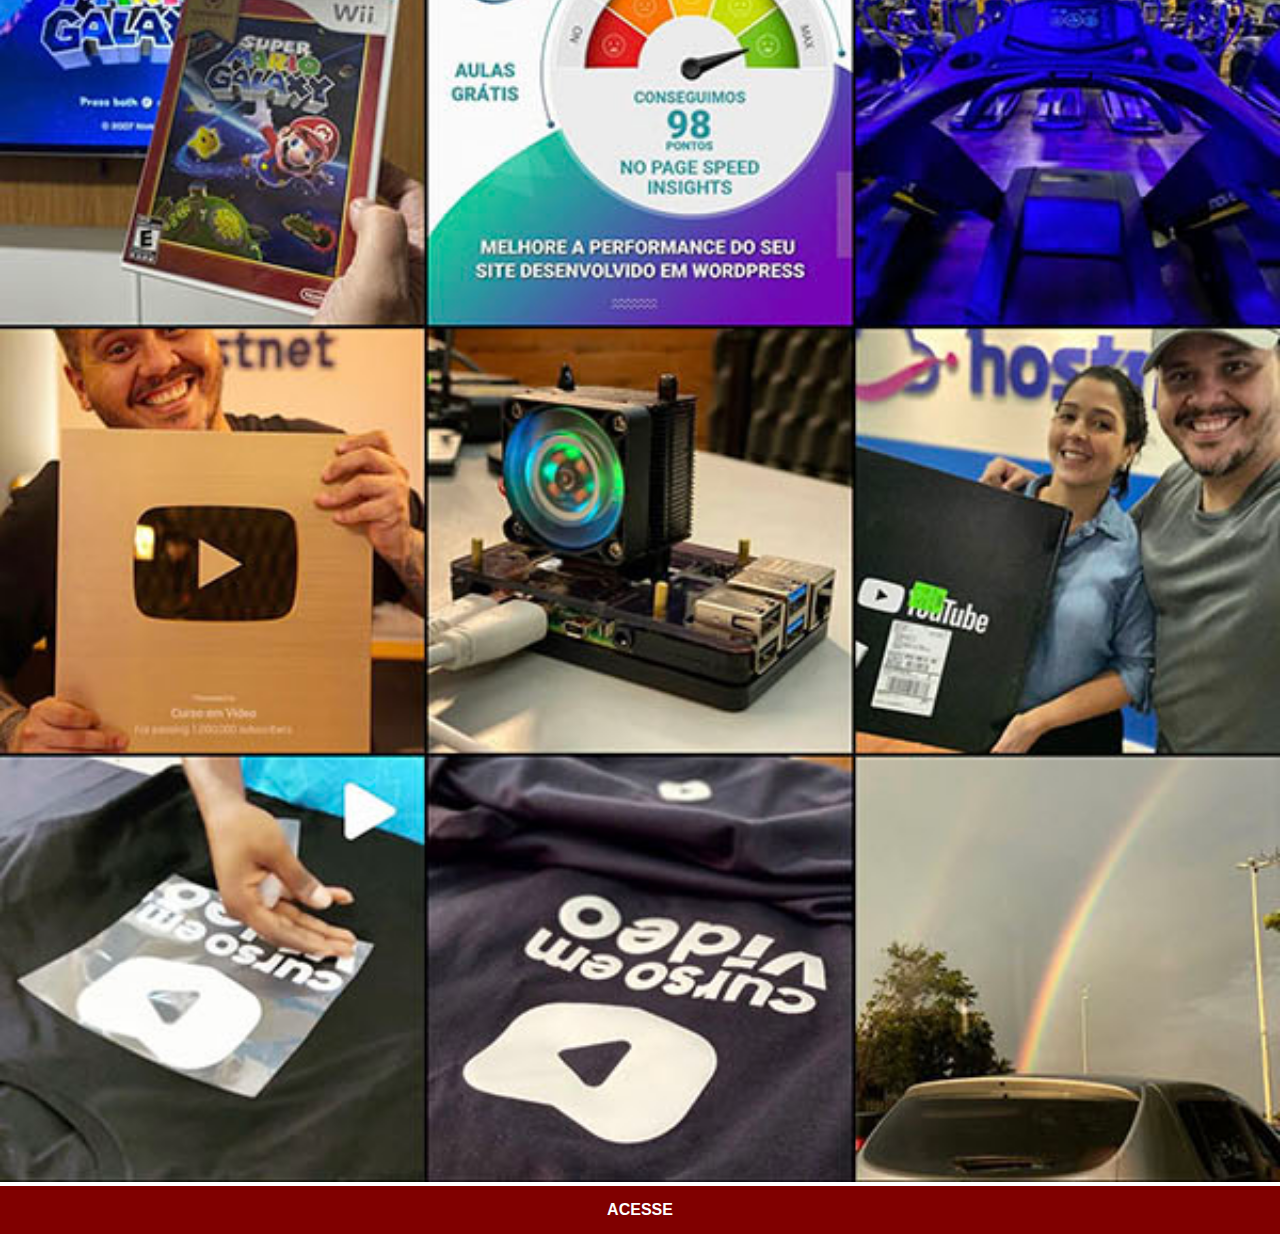
<file: insta.html>
<!DOCTYPE html>
<html lang="pt-br">
<head>
    <meta charset="UTF-8">
    <meta name="viewport" content="width=device-width, initial-scale=1.0">
    <link rel="stylesheet" href="estilos/social.css">
    <title>YouTube</title>
</head>
<body>
    <img src="imagens/tela-instagram.jpg" alt="YouTube">
    <a href="https://www.youtube.com/@CursoemVideo/playlists" target="_blank">ACESSE</a>
</body>
</html>
</file>
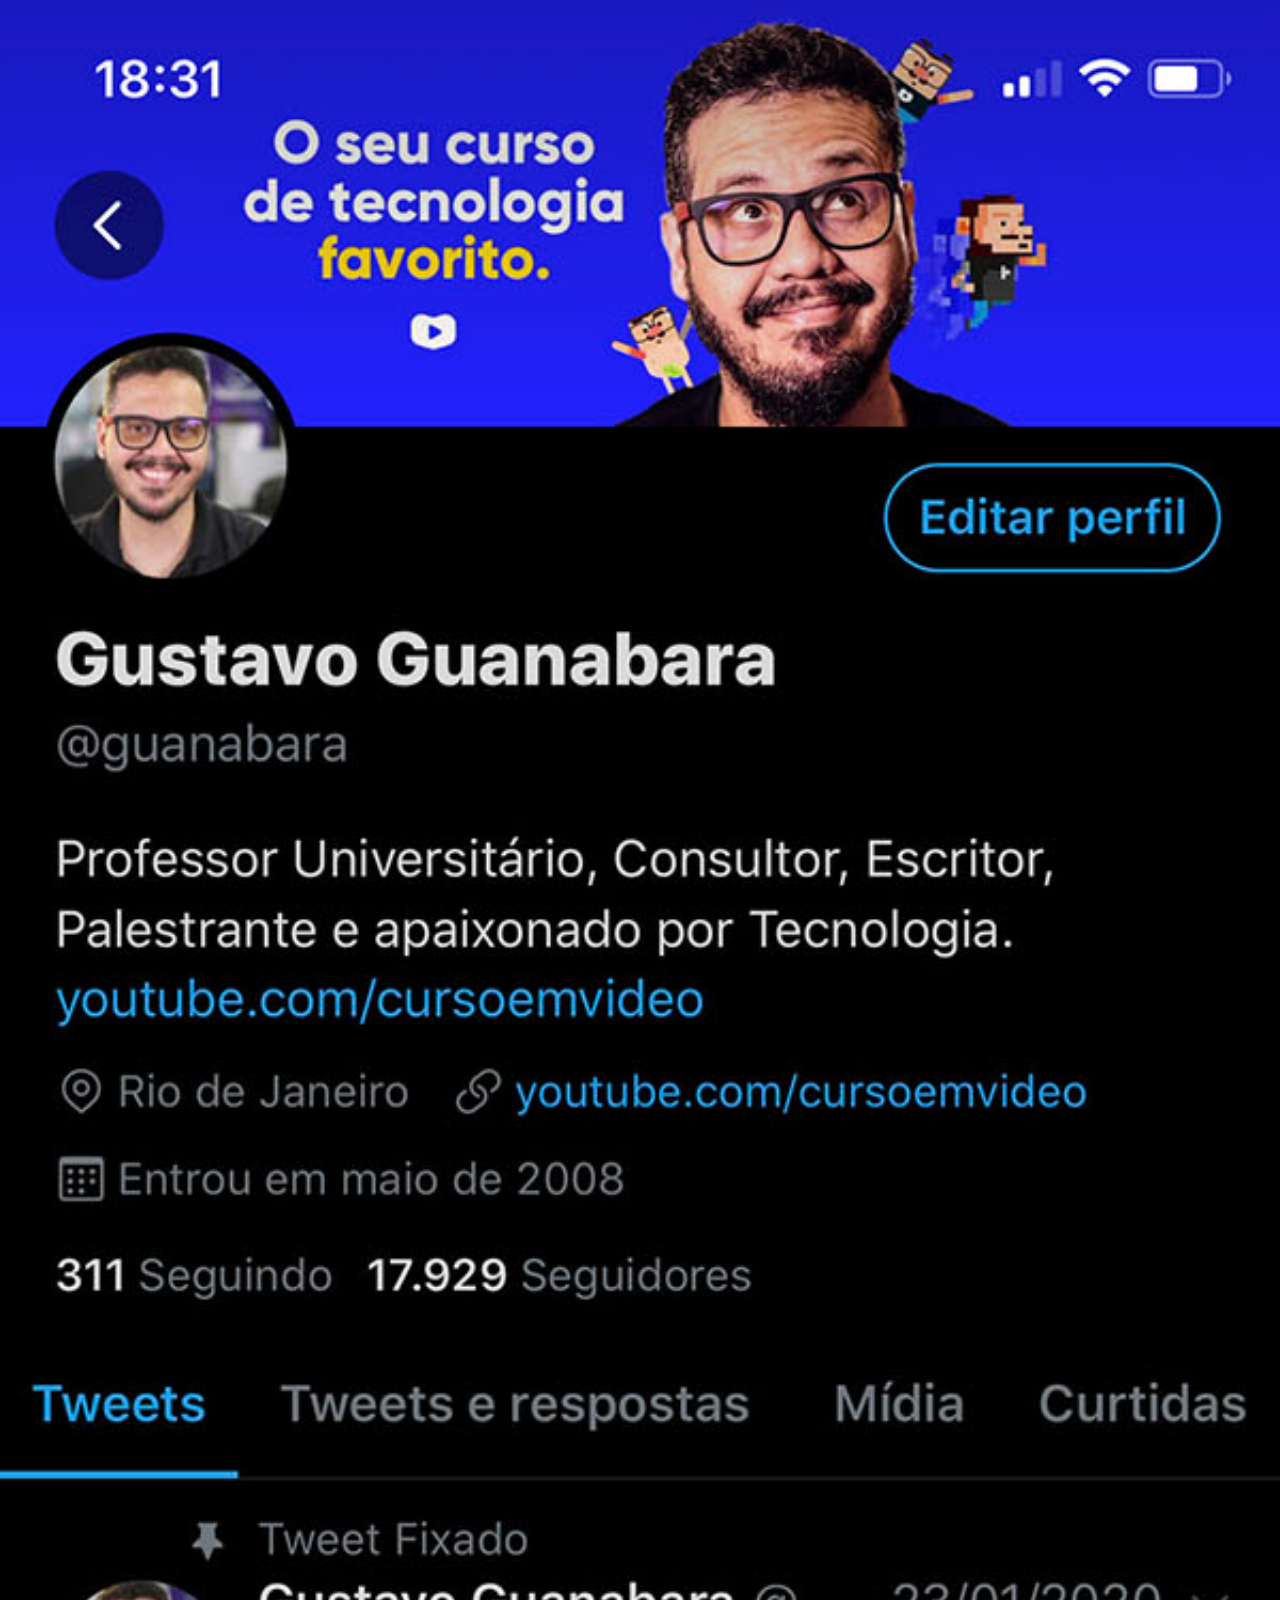
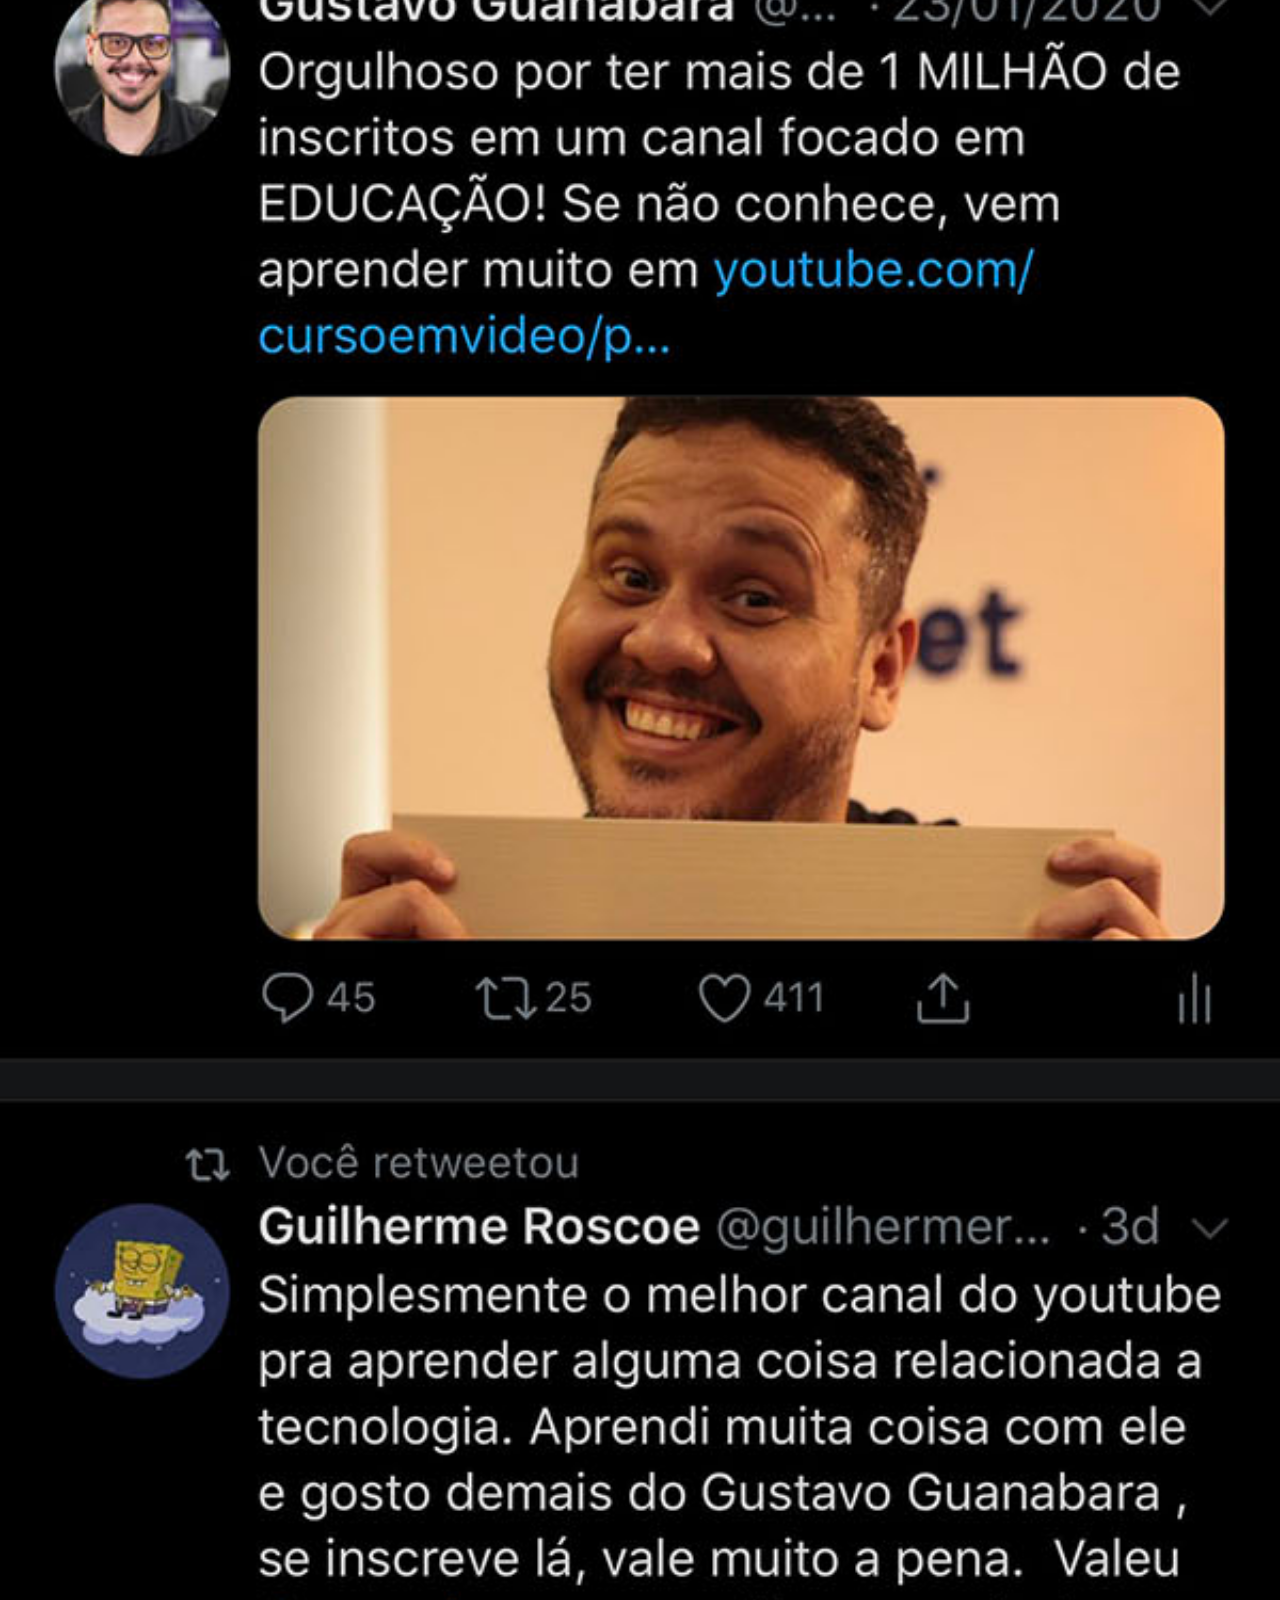
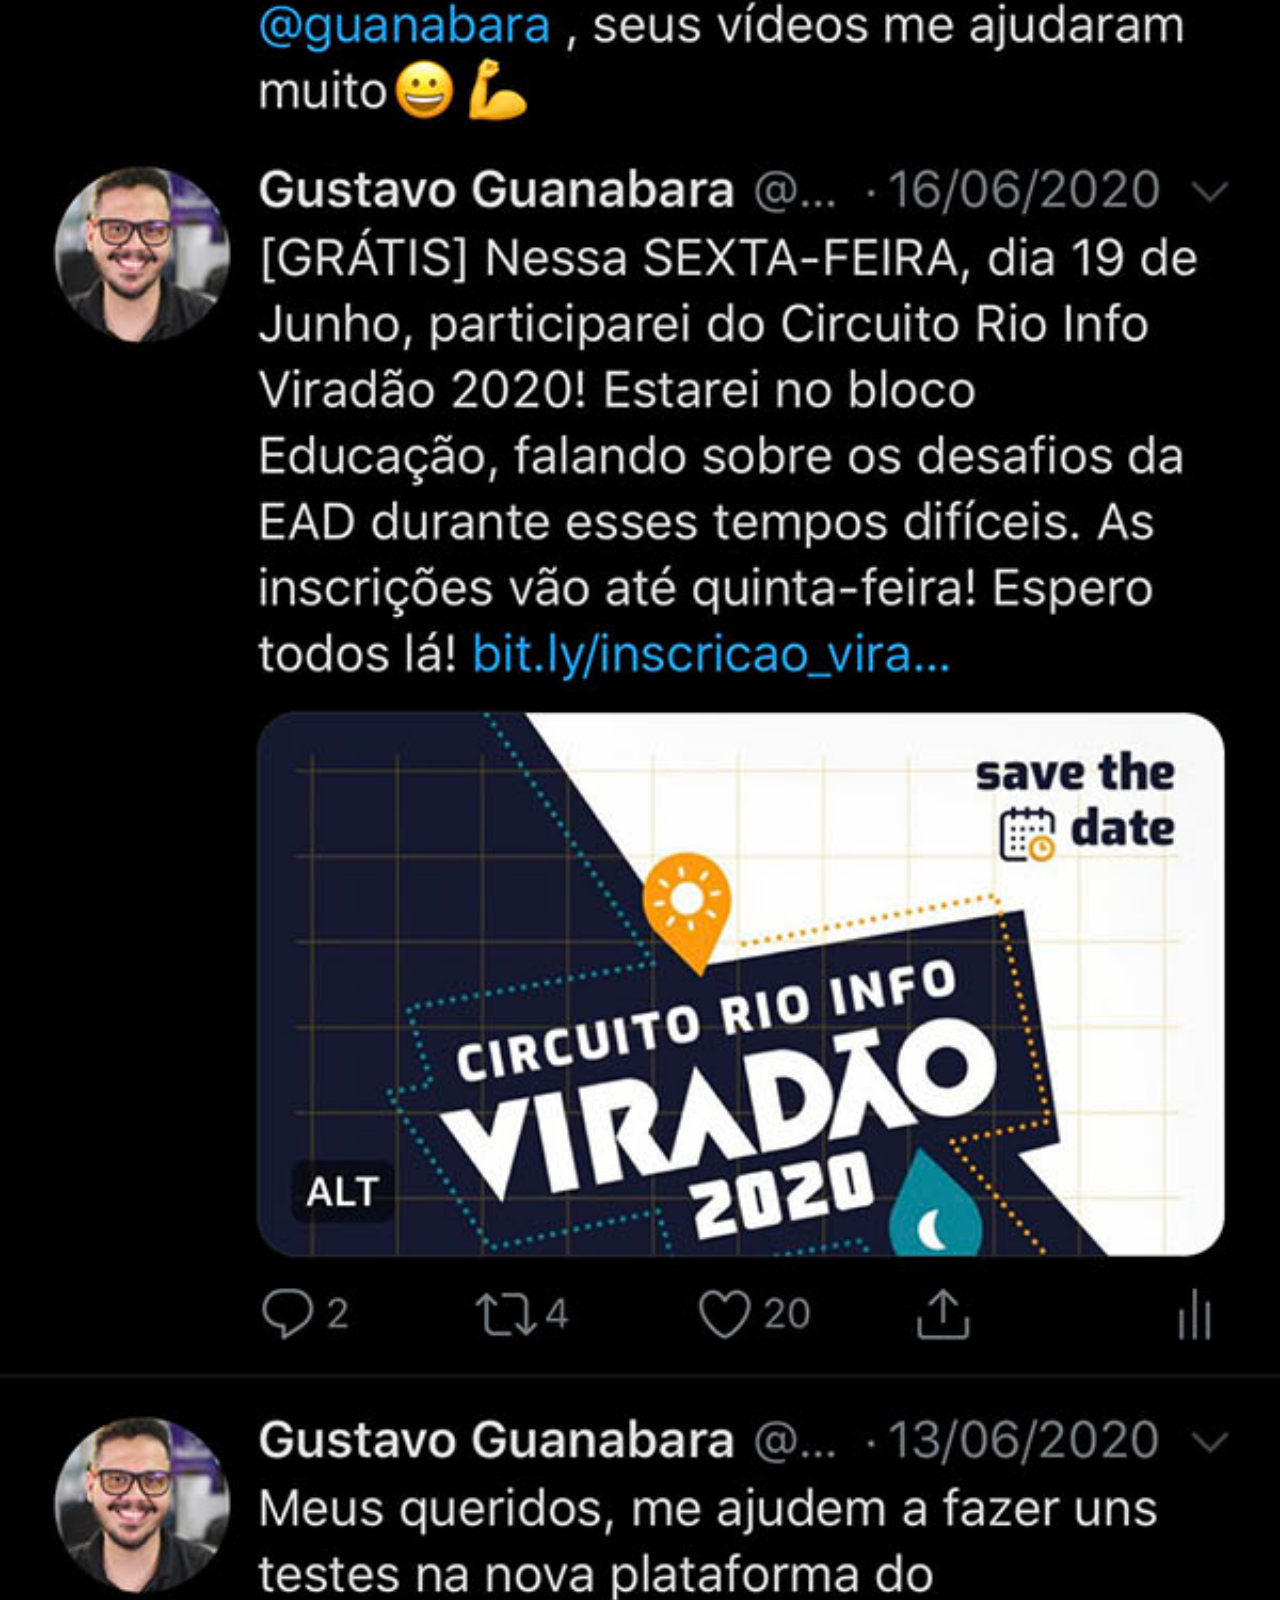
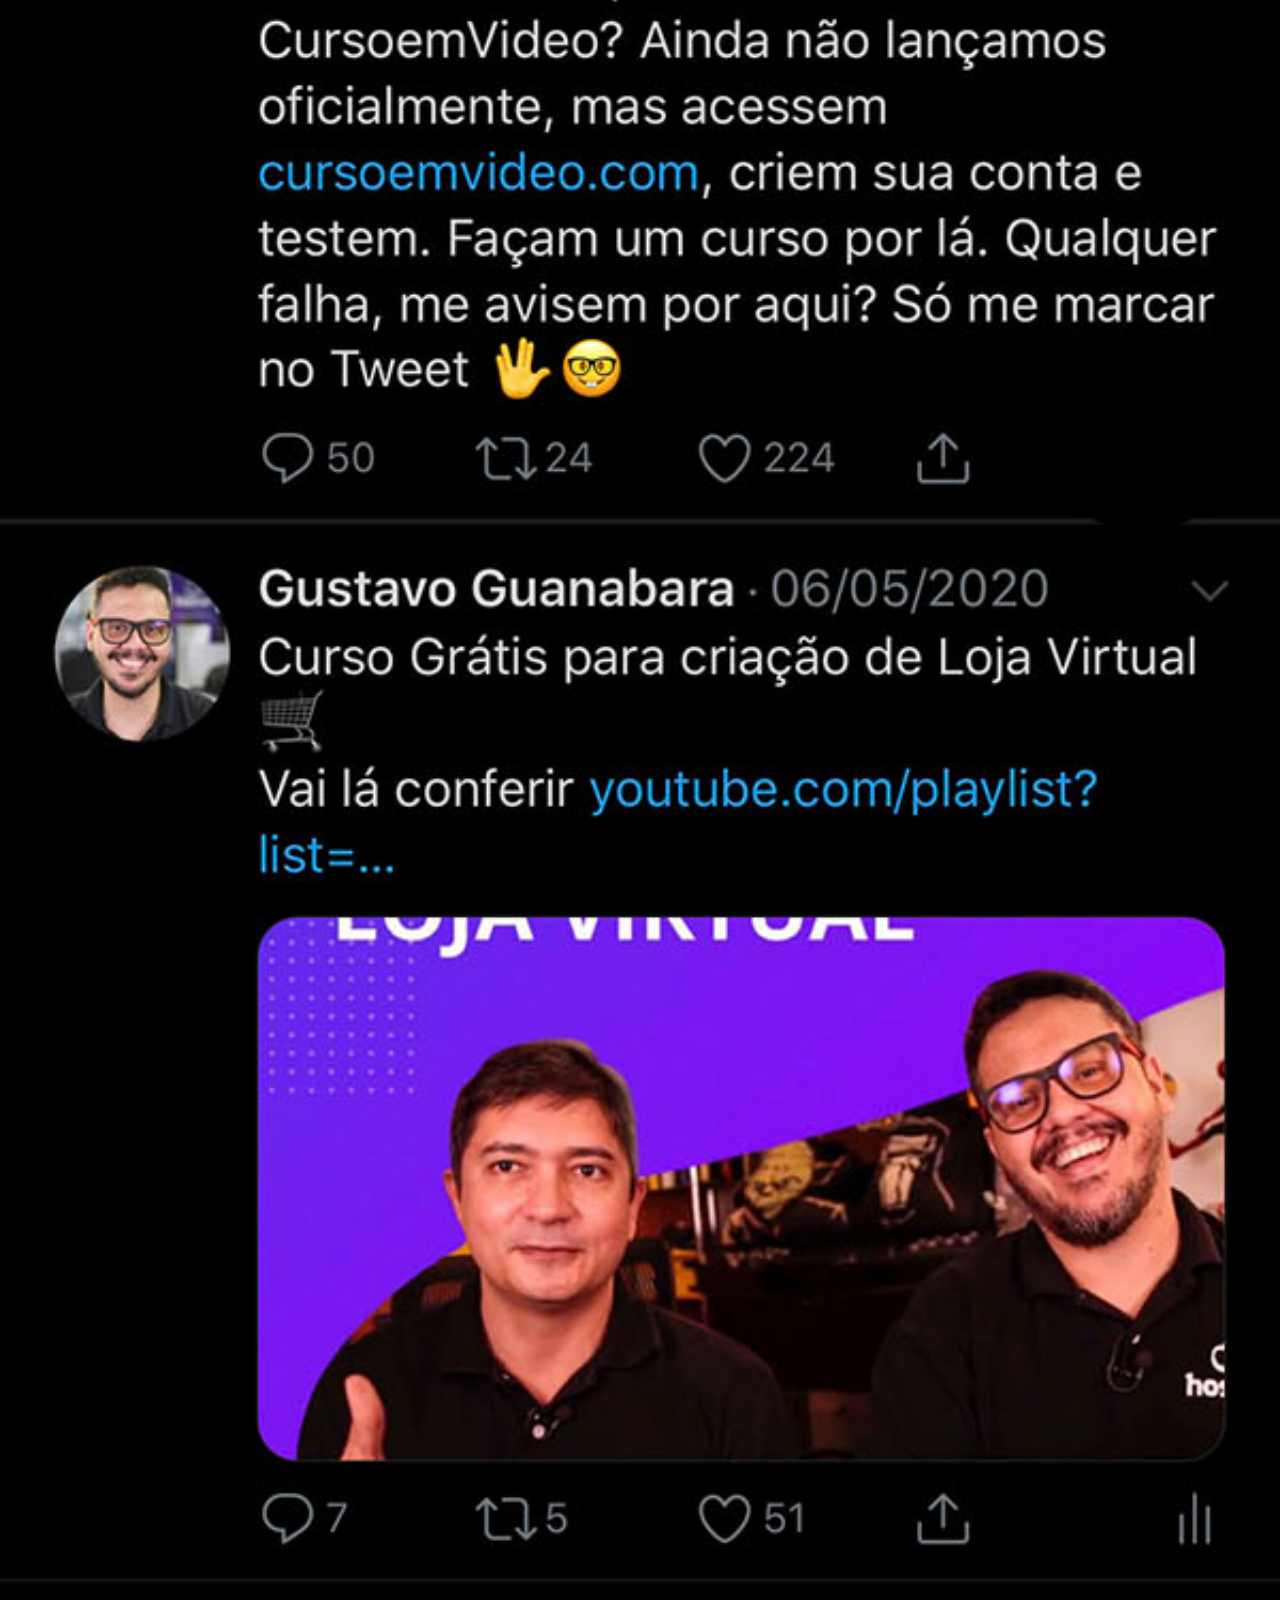
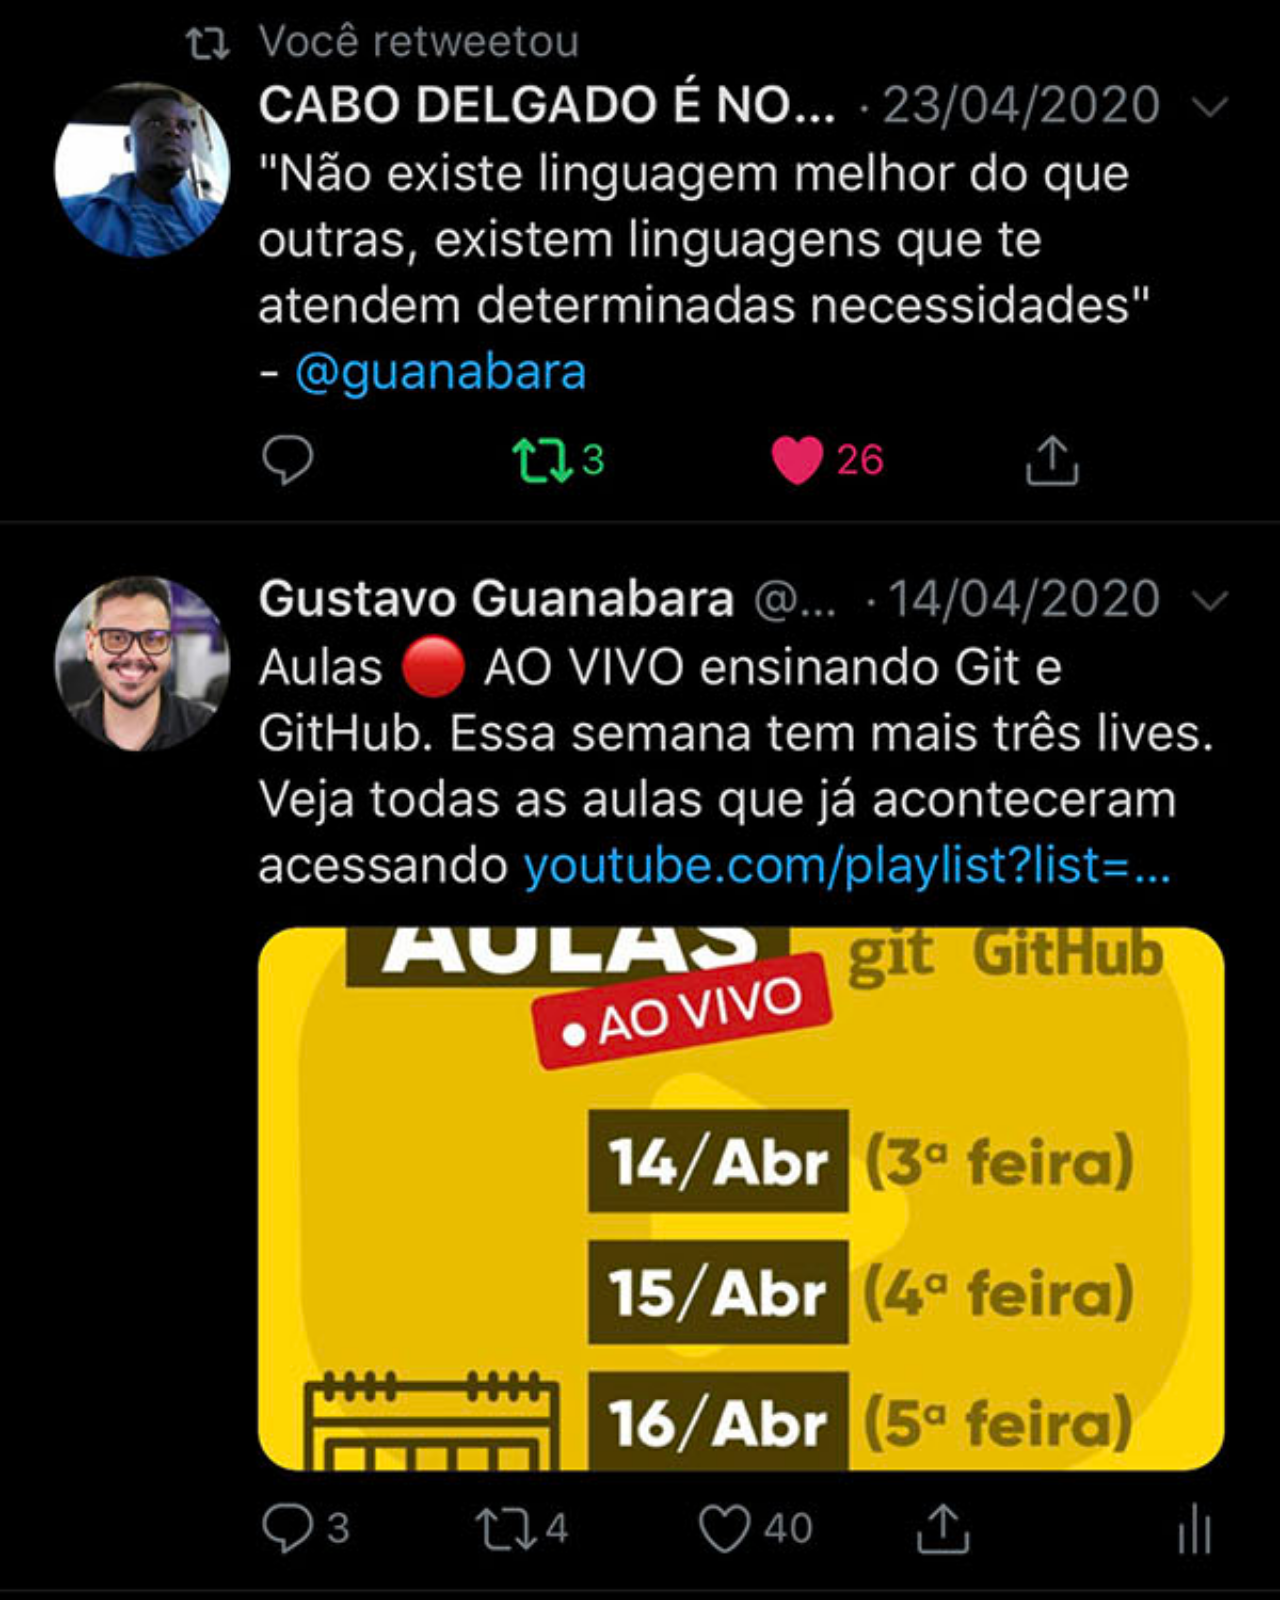
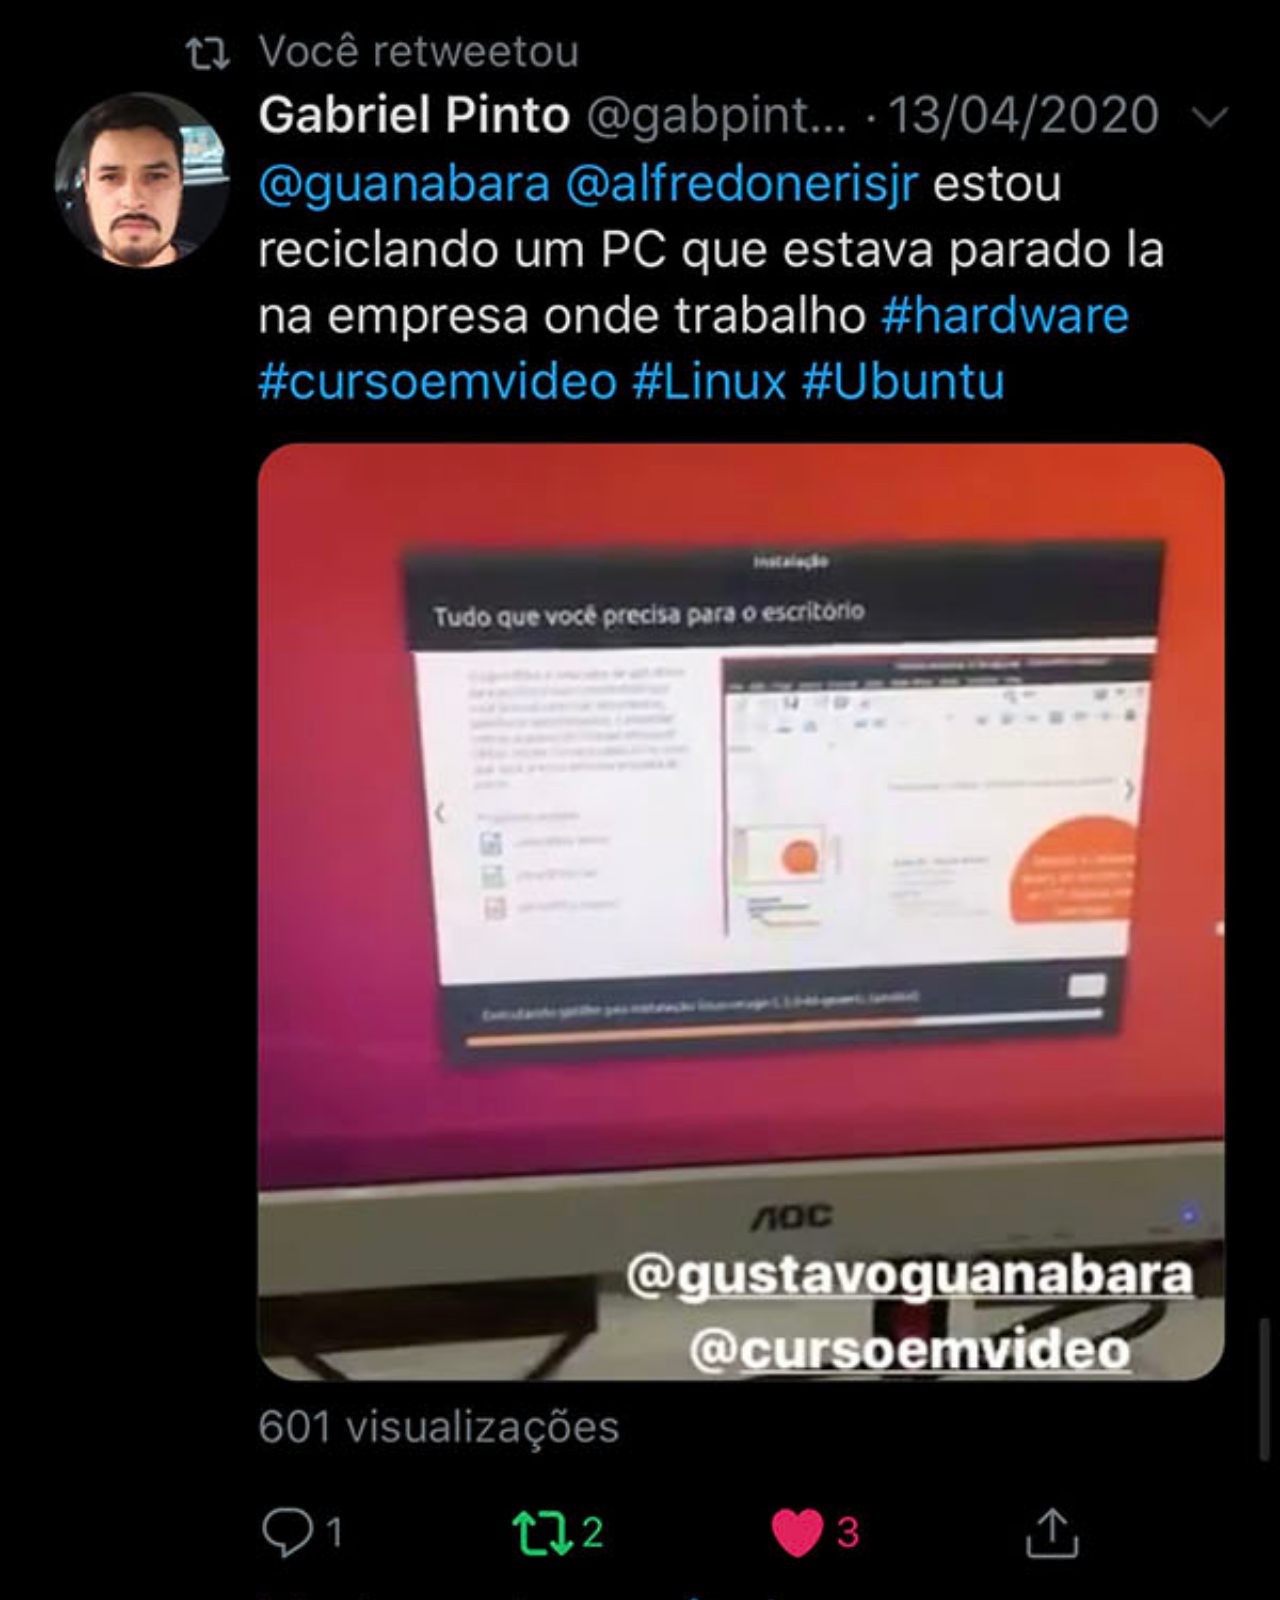
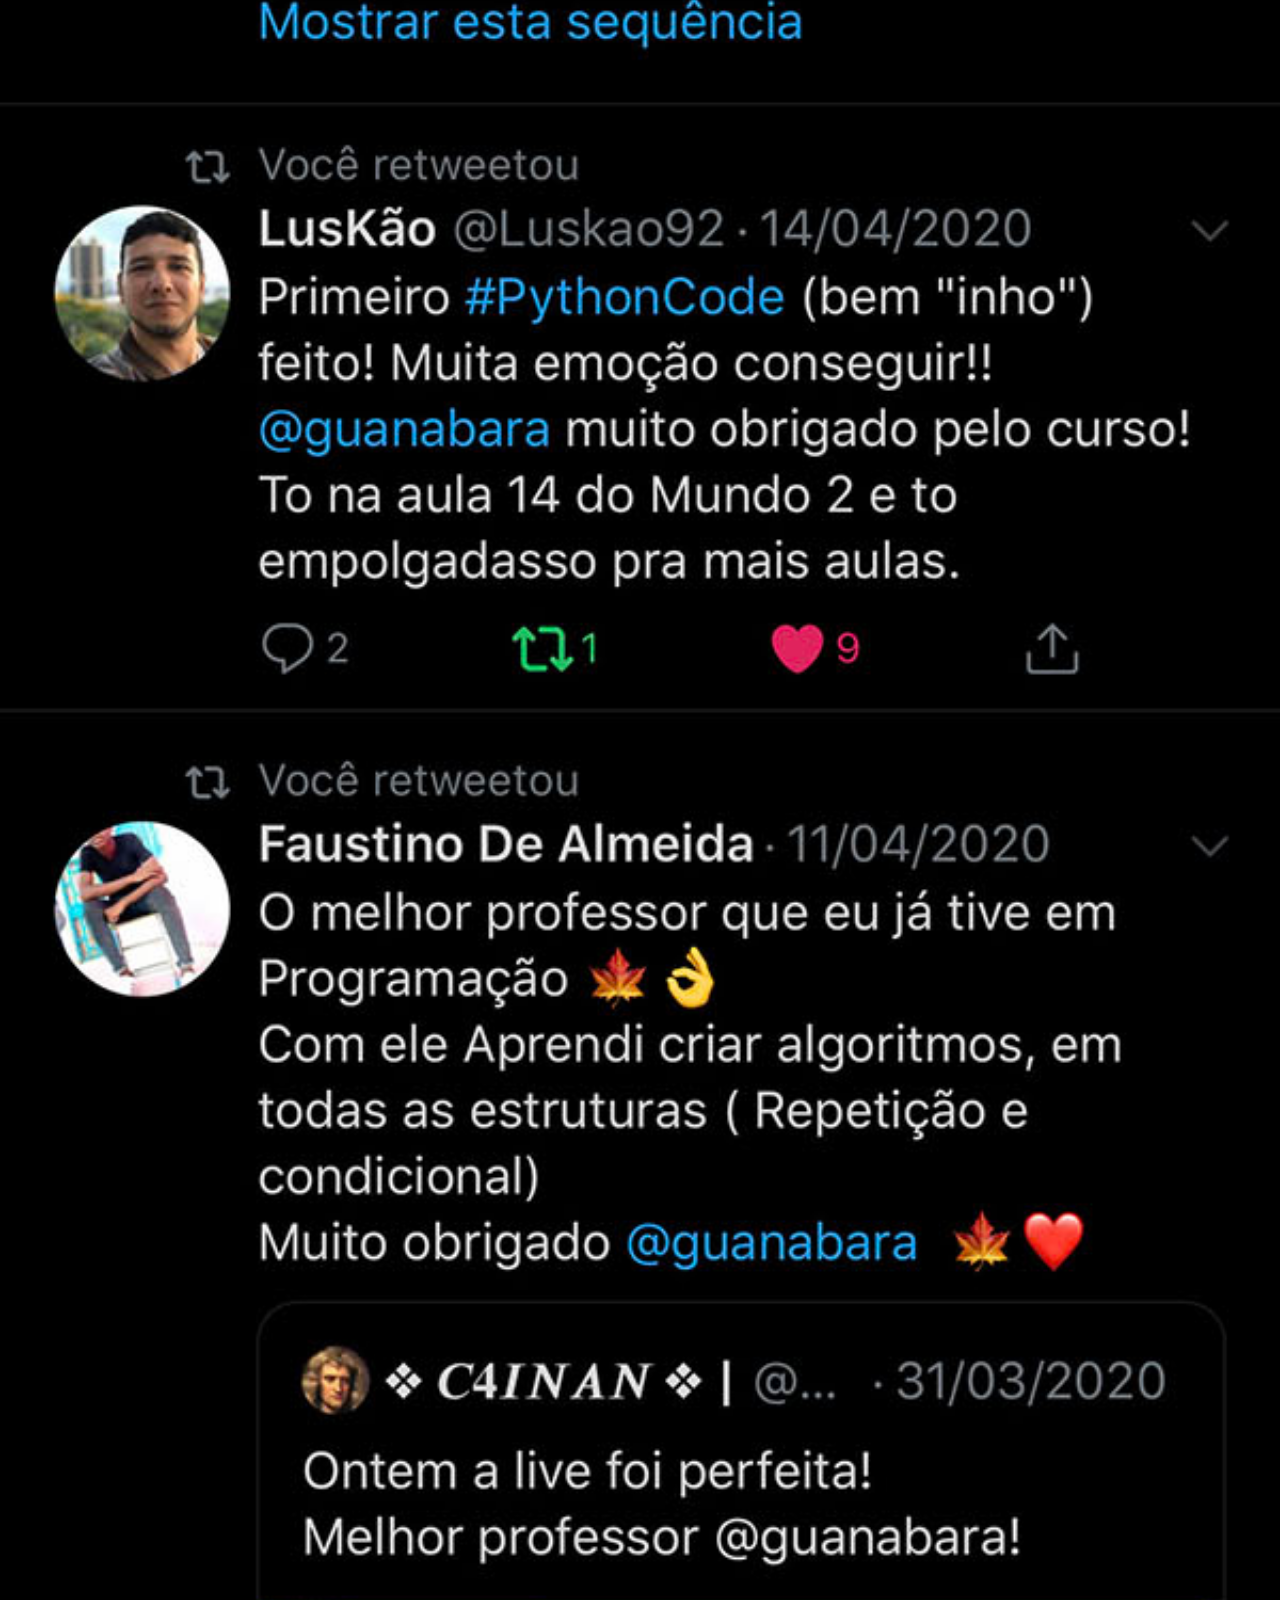
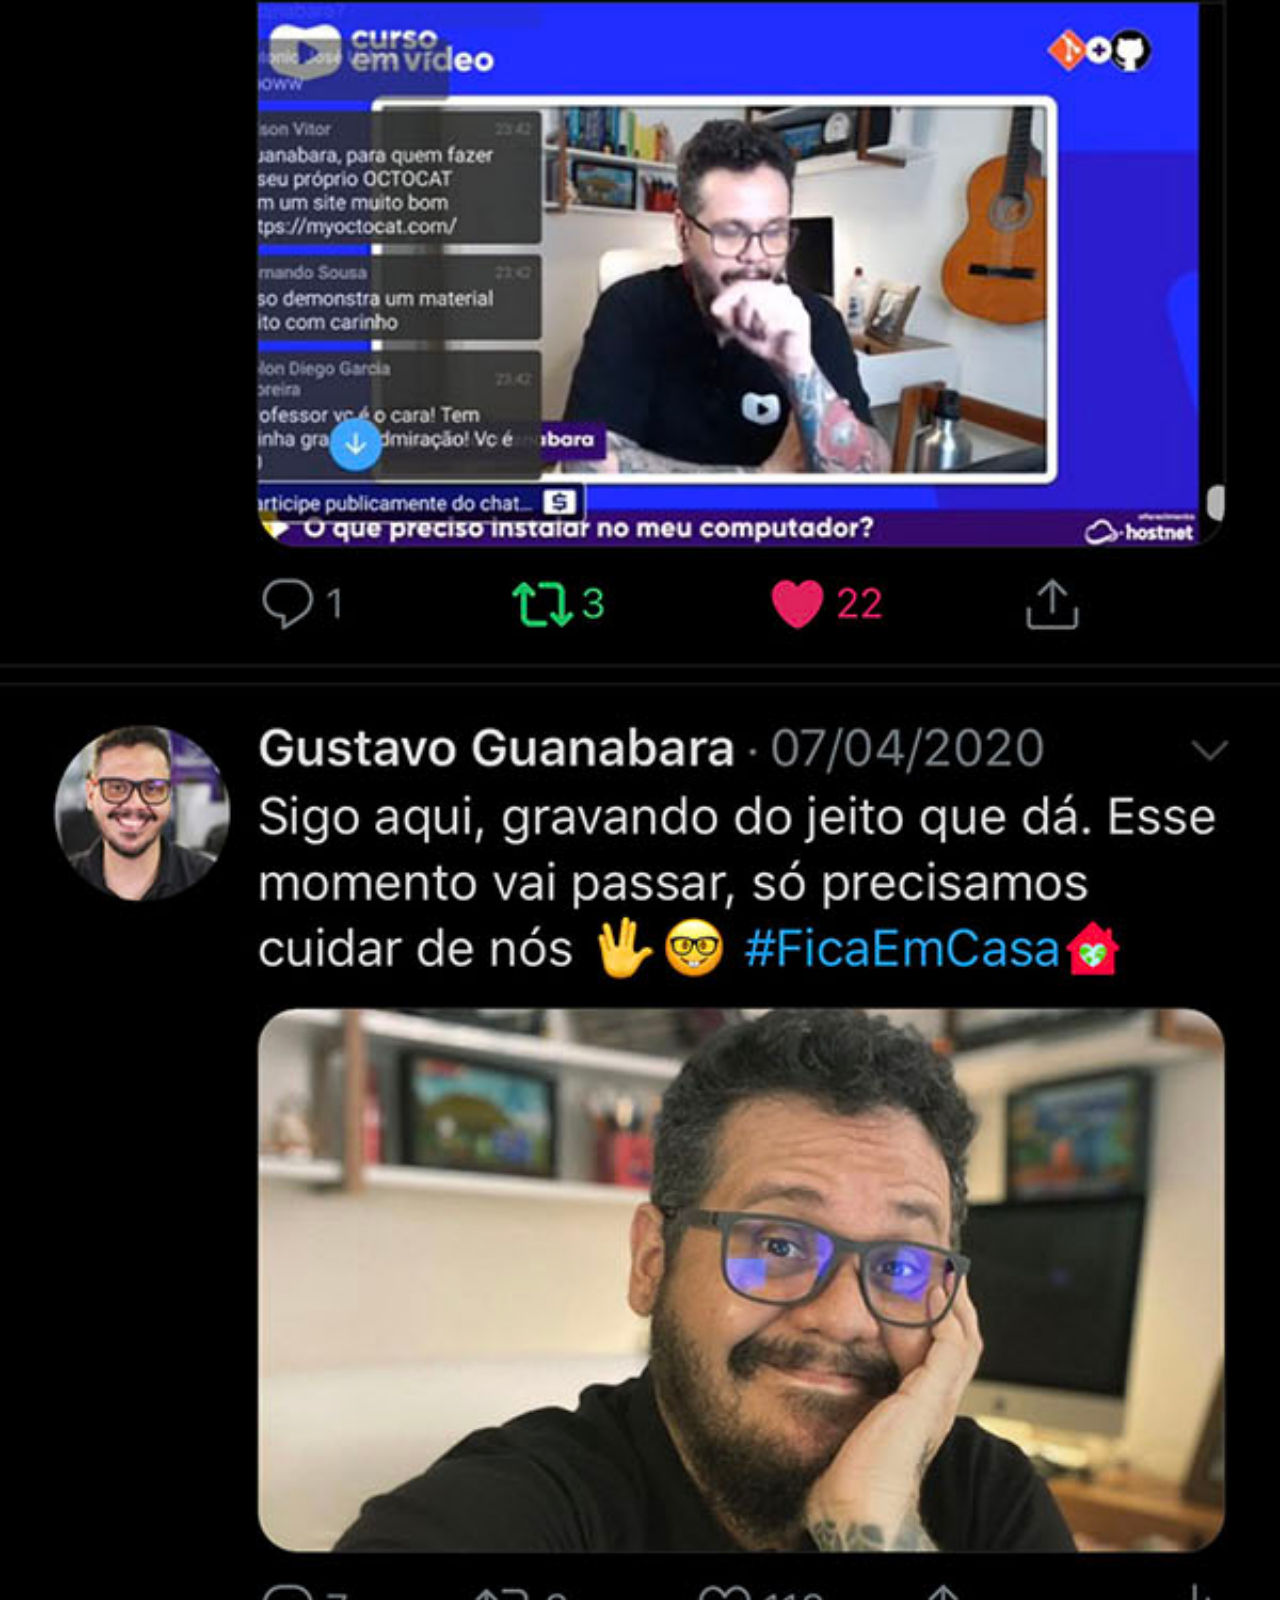
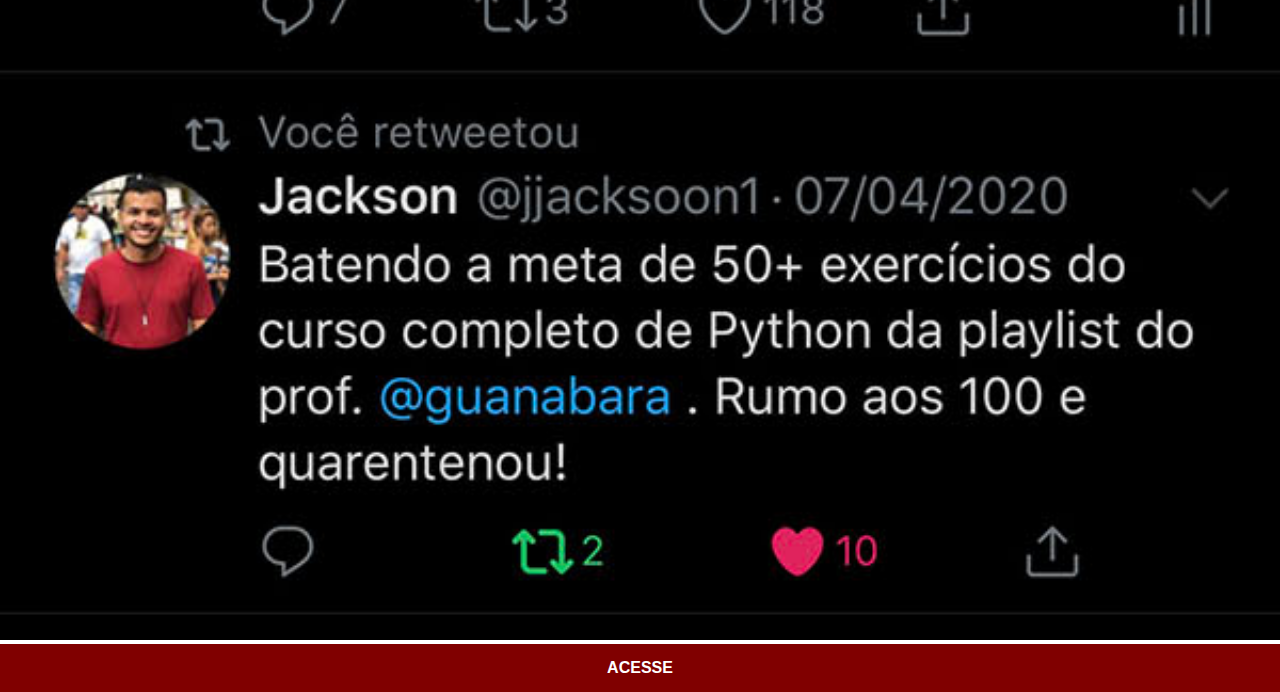
<file: twitter.html>
<!DOCTYPE html>
<html lang="pt-br">
<head>
    <meta charset="UTF-8">
    <meta name="viewport" content="width=device-width, initial-scale=1.0">
    <link rel="stylesheet" href="estilos/social.css">
    <title>Twitter</title>
</head>
<body>
    <img src="imagens/tela-twitter.jpg" alt="Twitter" target="_blank">
    <a href="#">ACESSE</a>
</body>
</html>
</file>
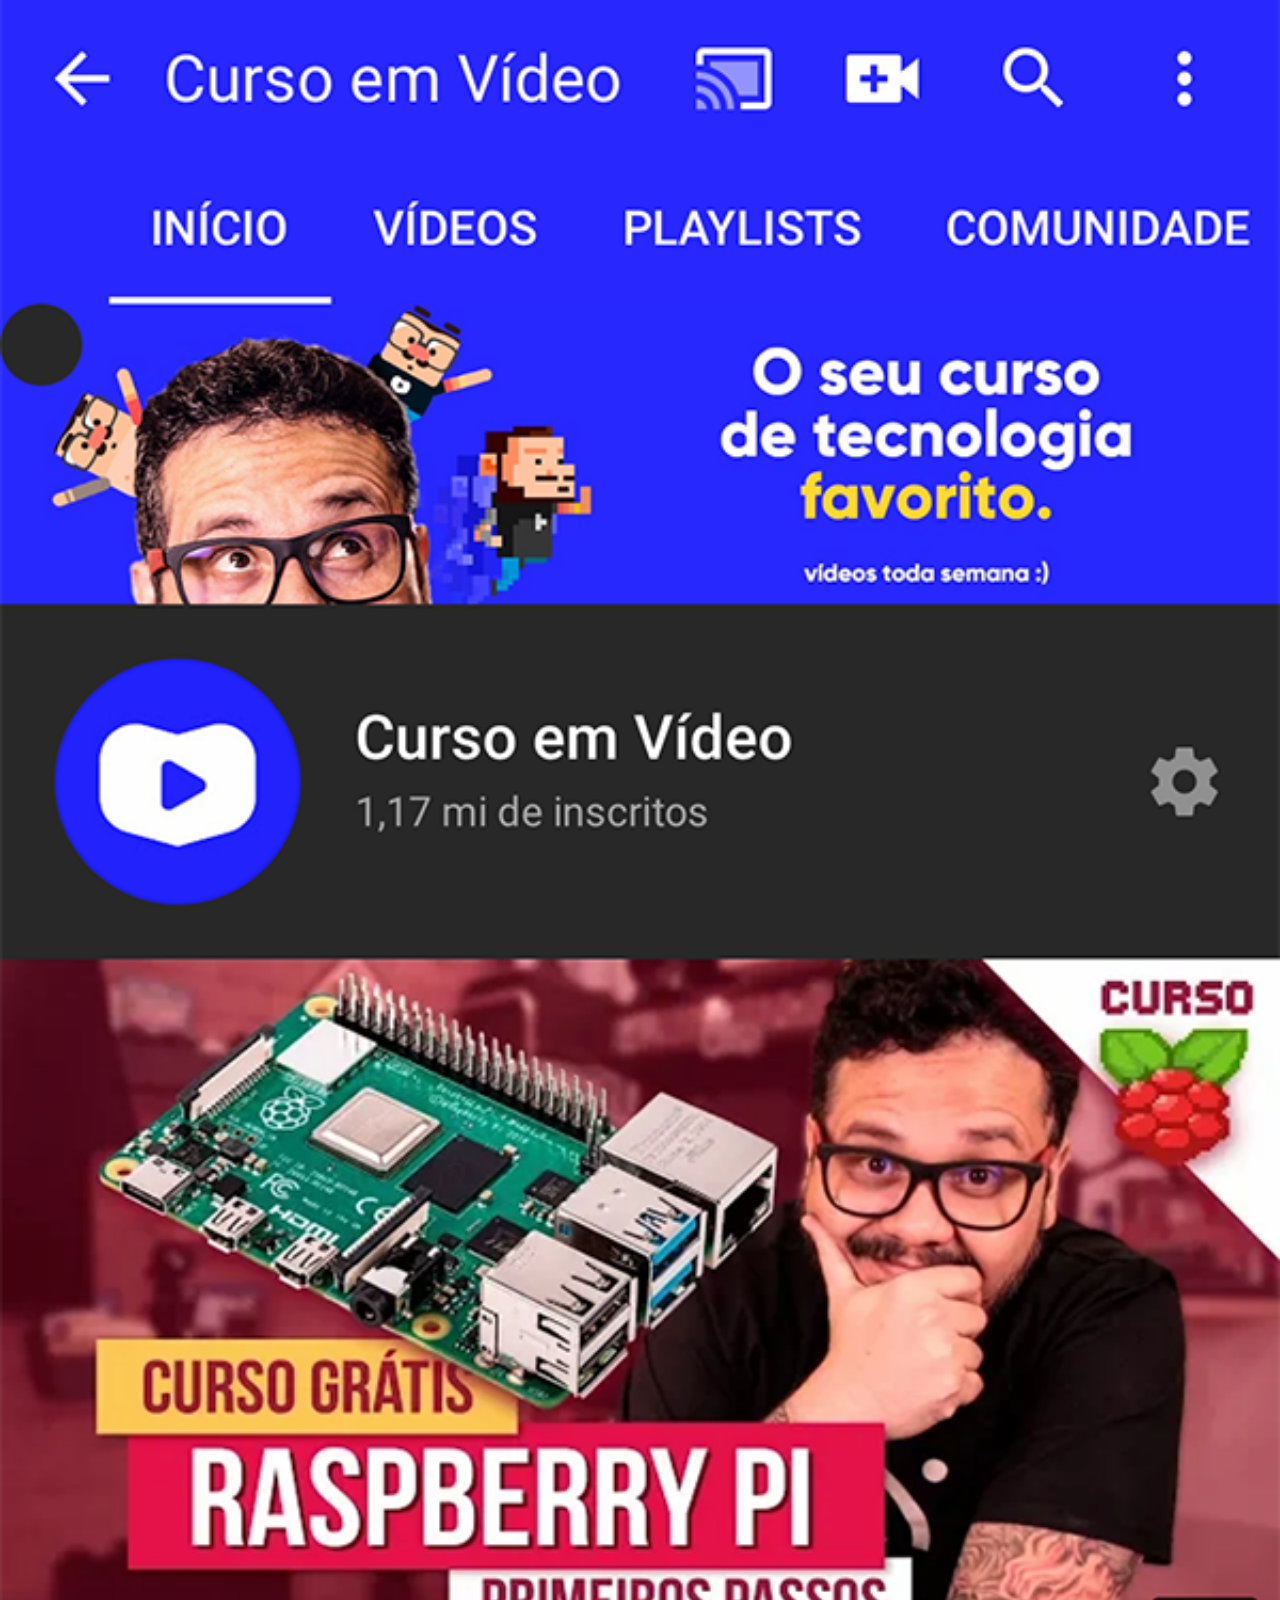
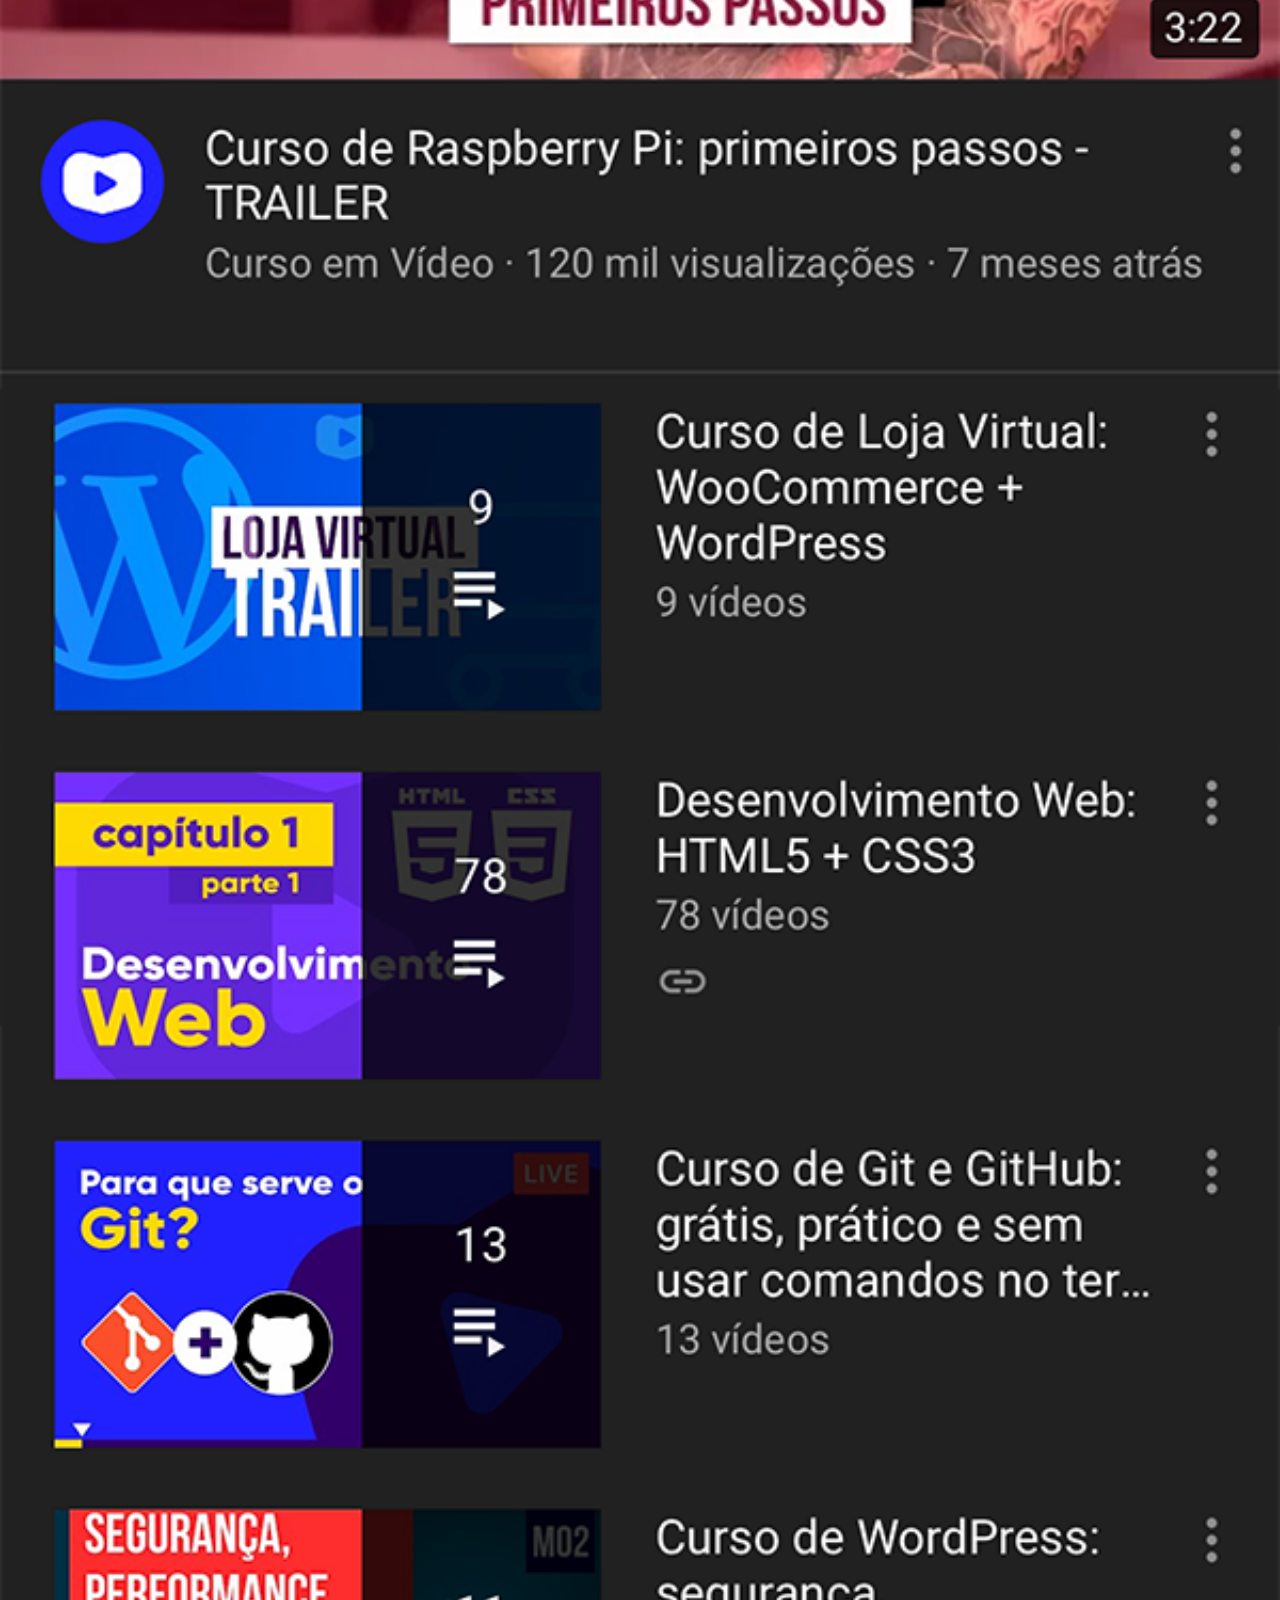
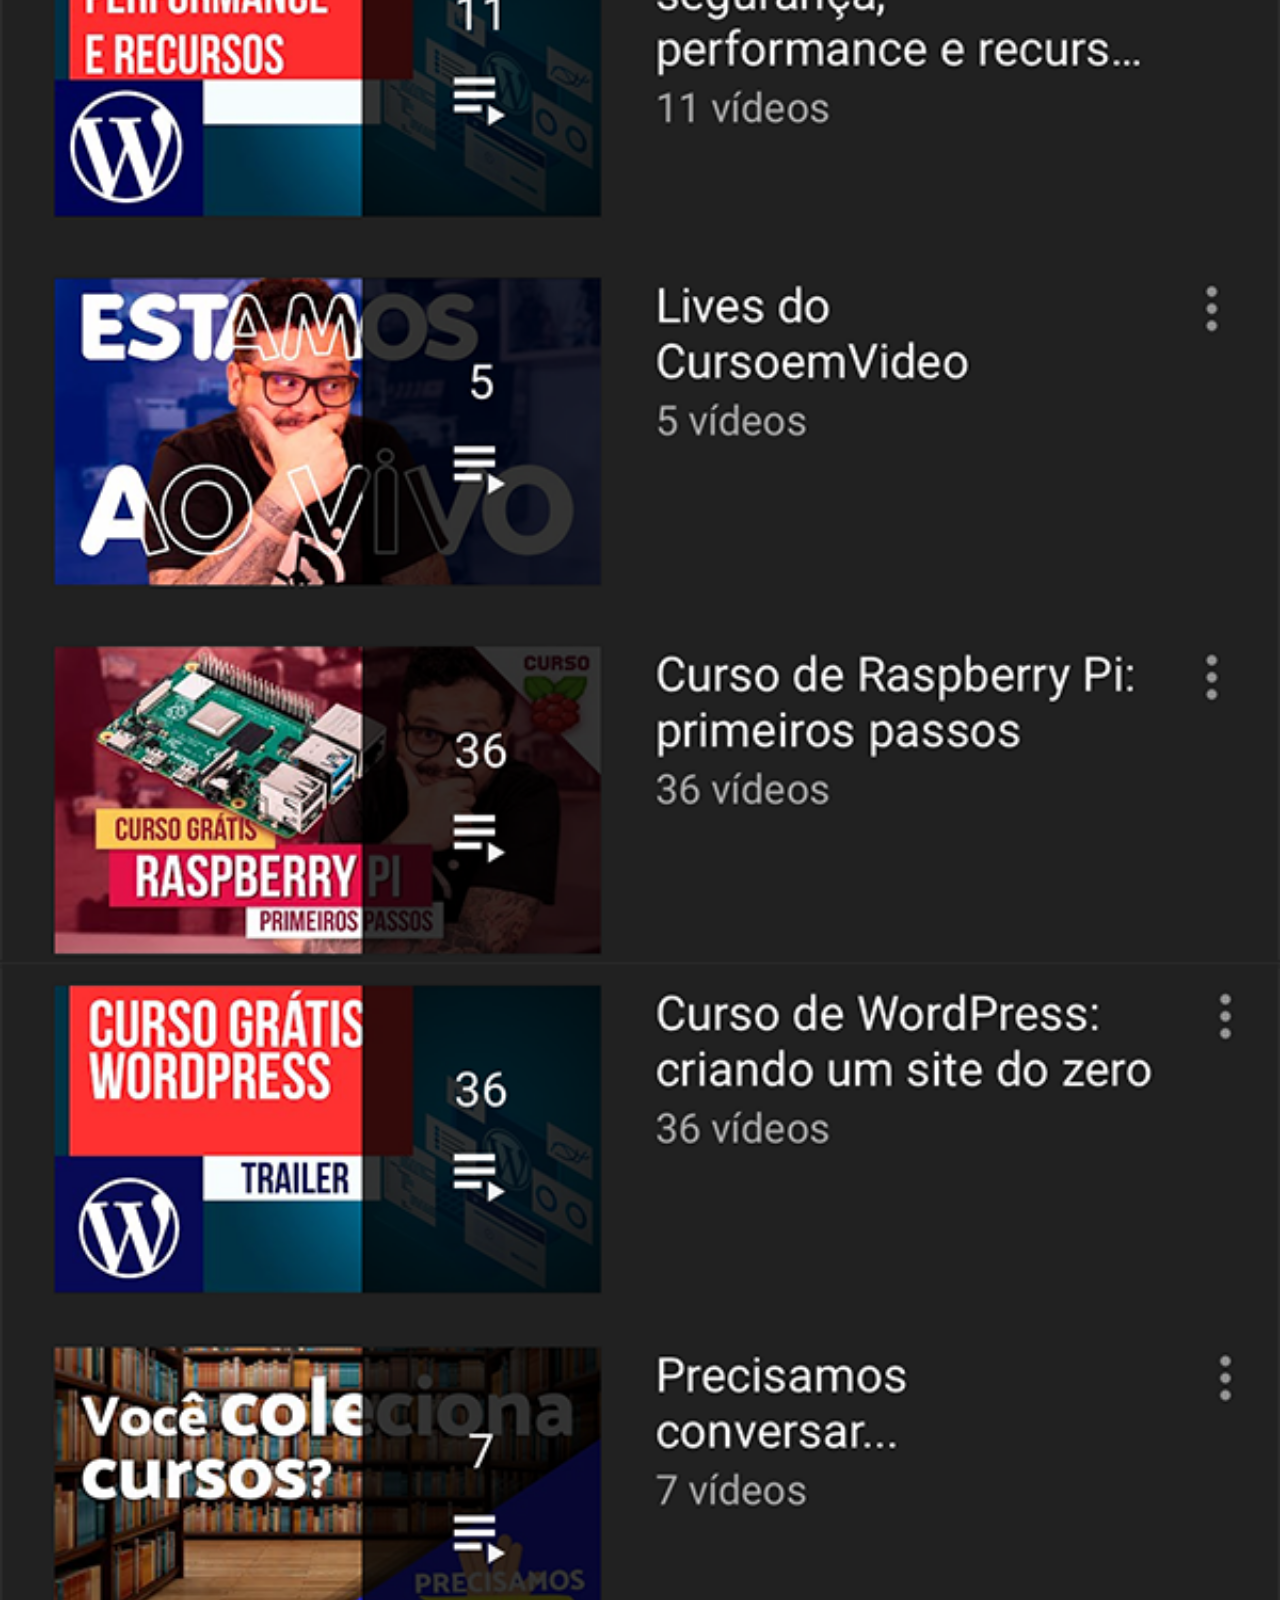
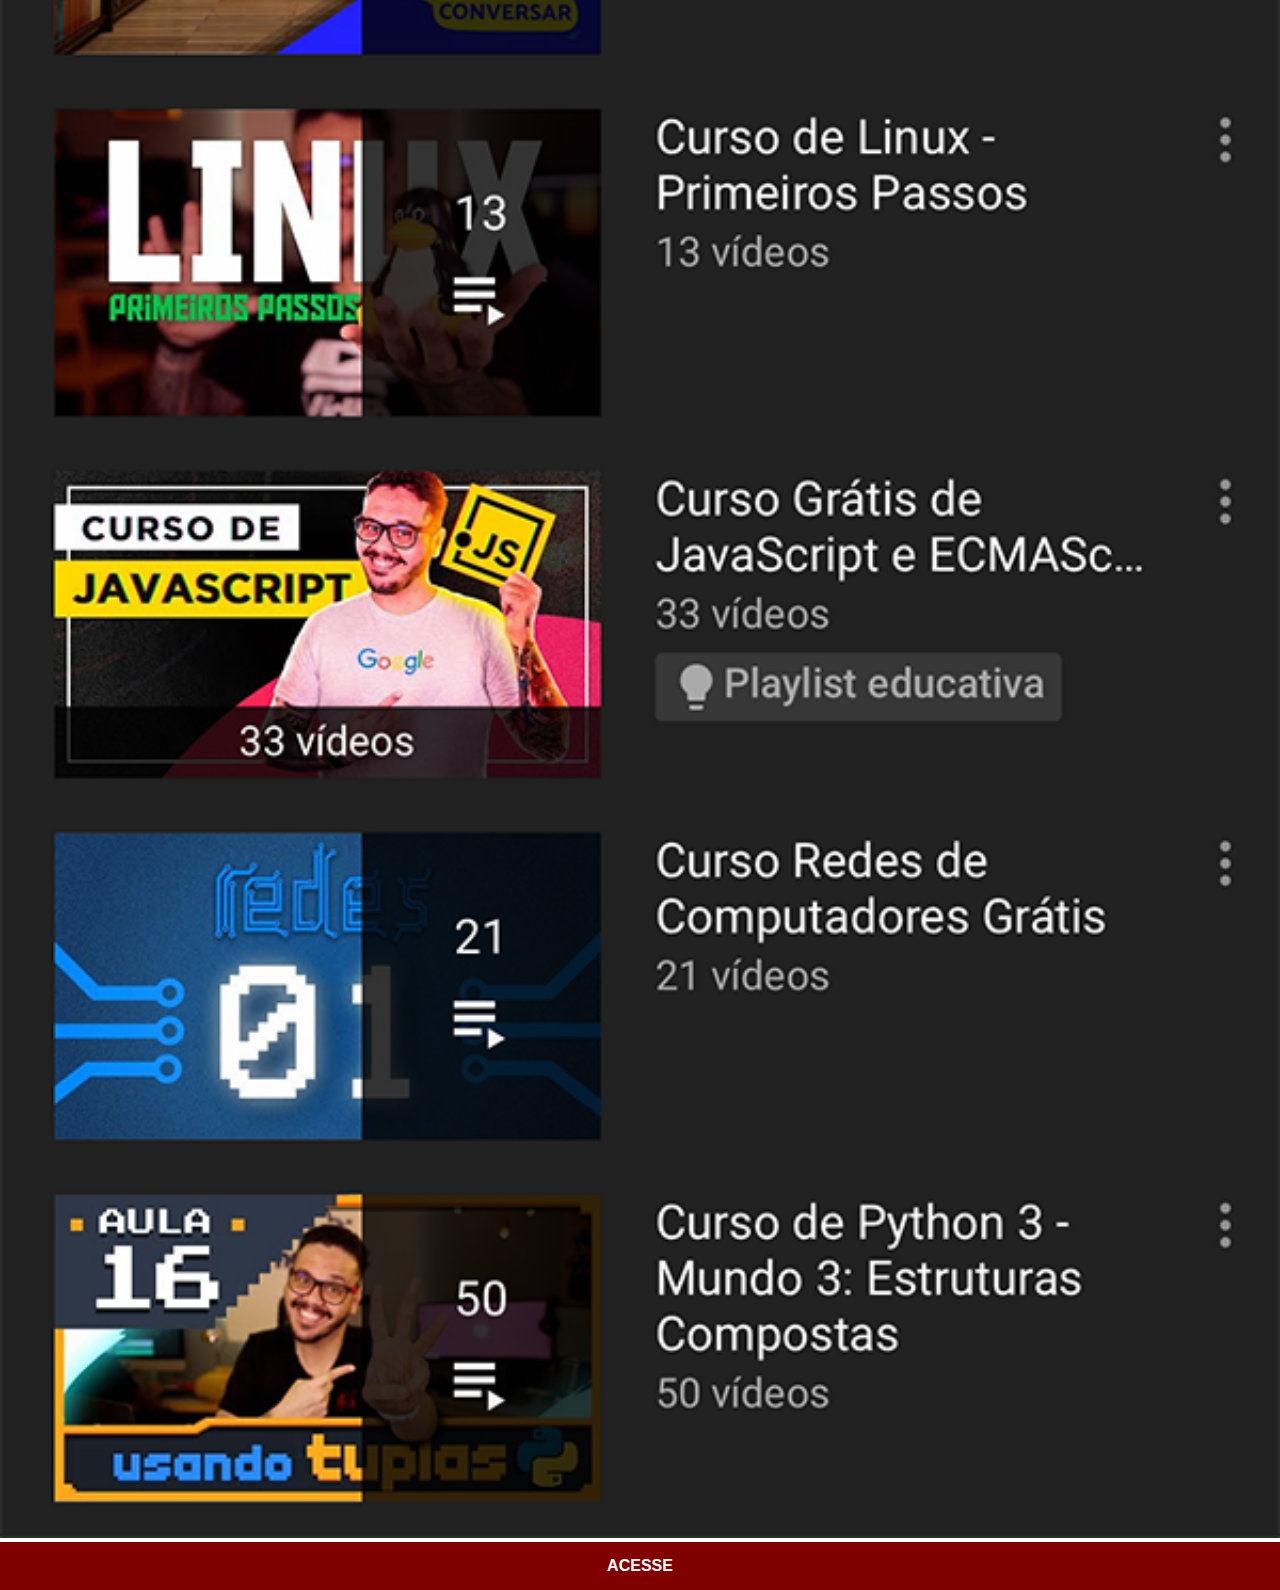
<file: youtube.html>
<!DOCTYPE html>
<html lang="pt-br">
<head>
    <meta charset="UTF-8">
    <meta name="viewport" content="width=device-width, initial-scale=1.0">
    <link rel="stylesheet" href="estilos/social.css">
    <title>YouTube</title>
</head>
<body>
    <img src="imagens/tela-youtube.png" alt="YouTube">
    <a href="https://www.youtube.com/@CursoemVideo/playlists" target="_blank">ACESSE</a>
</body>
</html>
</file>
<file: estilos/style.css>
@charset "UTF-8";

* {
    margin: 0px;
    padding: 0px;
    font-family: Arial, Helvetica, sans-serif;
}

html, body {
    height: 100vh;
    width: 100vw;
    background-color: black;
}

body {
    background: url(../imagens/fundo-madeira.jpg) no-repeat top center;
    background-size: cover;
    background-attachment: fixed;
}

main {
    position: relative;
    height: 100vh;
    position: relative;
    
}

section#telefone {
    position: absolute;
    top: 50%;
    left: 50%;
    transform: translate(-50%, -50%);

    width: 311px;
    height: 627px;
    background-color: blue;
    background: url(../imagens/frame-iphone.png) no-repeat;
}

iframe#tela {
    position: relative;
    top: 80px;
    left: 23px;
    width: 266px;
    height: 469px;
}

section#redes-sociais {
    text-align: right;
}

section#redes-sociais img {
    width: 60px;
    margin: 10px;
    border-radius: 50%;
    box-shadow: 2px 2px 2px rgba(0, 0, 0, 0.644);
    box-sizing: border-box;

}

section#redes-sociais img:hover {
    border: 3px solid blue;
    transform: translate(-5px, -5px);
    box-shadow: 3px 4px 5px black;
    transition: 0.3s, border 1s;
    

}
</file>
<file: estilos/social.css>
@charset "UTF-8";

* {
    margin: 0px;
    padding: 0px;
    font-family: Arial, Helvetica, sans-serif;
}

::-webkit-scrollbar {
    width: 0px;
    height: 0px;
}

img {
    width: 100vw;
    
}

a {
    background-color: maroon;
    padding: 15px;
    display: block;
    text-align: center;
    color: white;
    text-decoration: none;
    font-weight: bolder;
}

a:hover {
    color: black;
    transition: 0.5s;
    background-color: rgba(255, 0, 0, 0.788);
    
}
</file>
